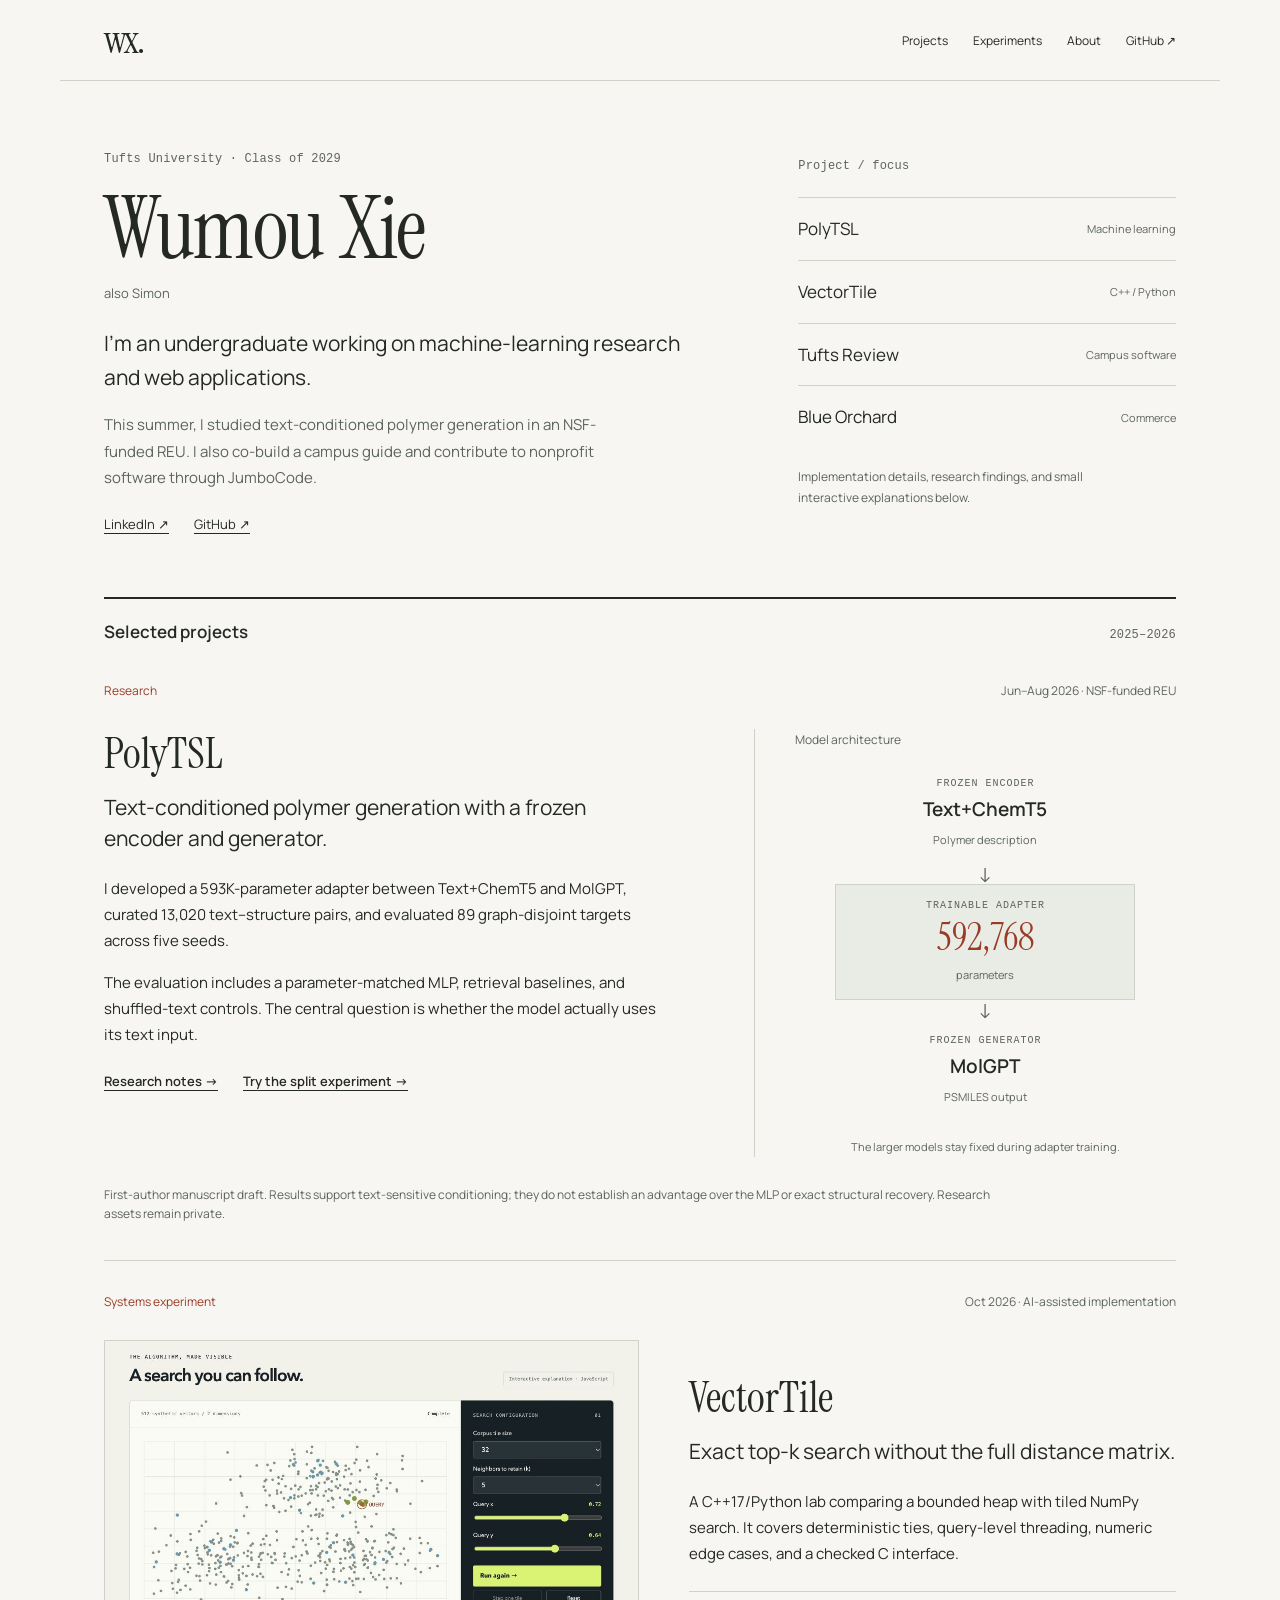
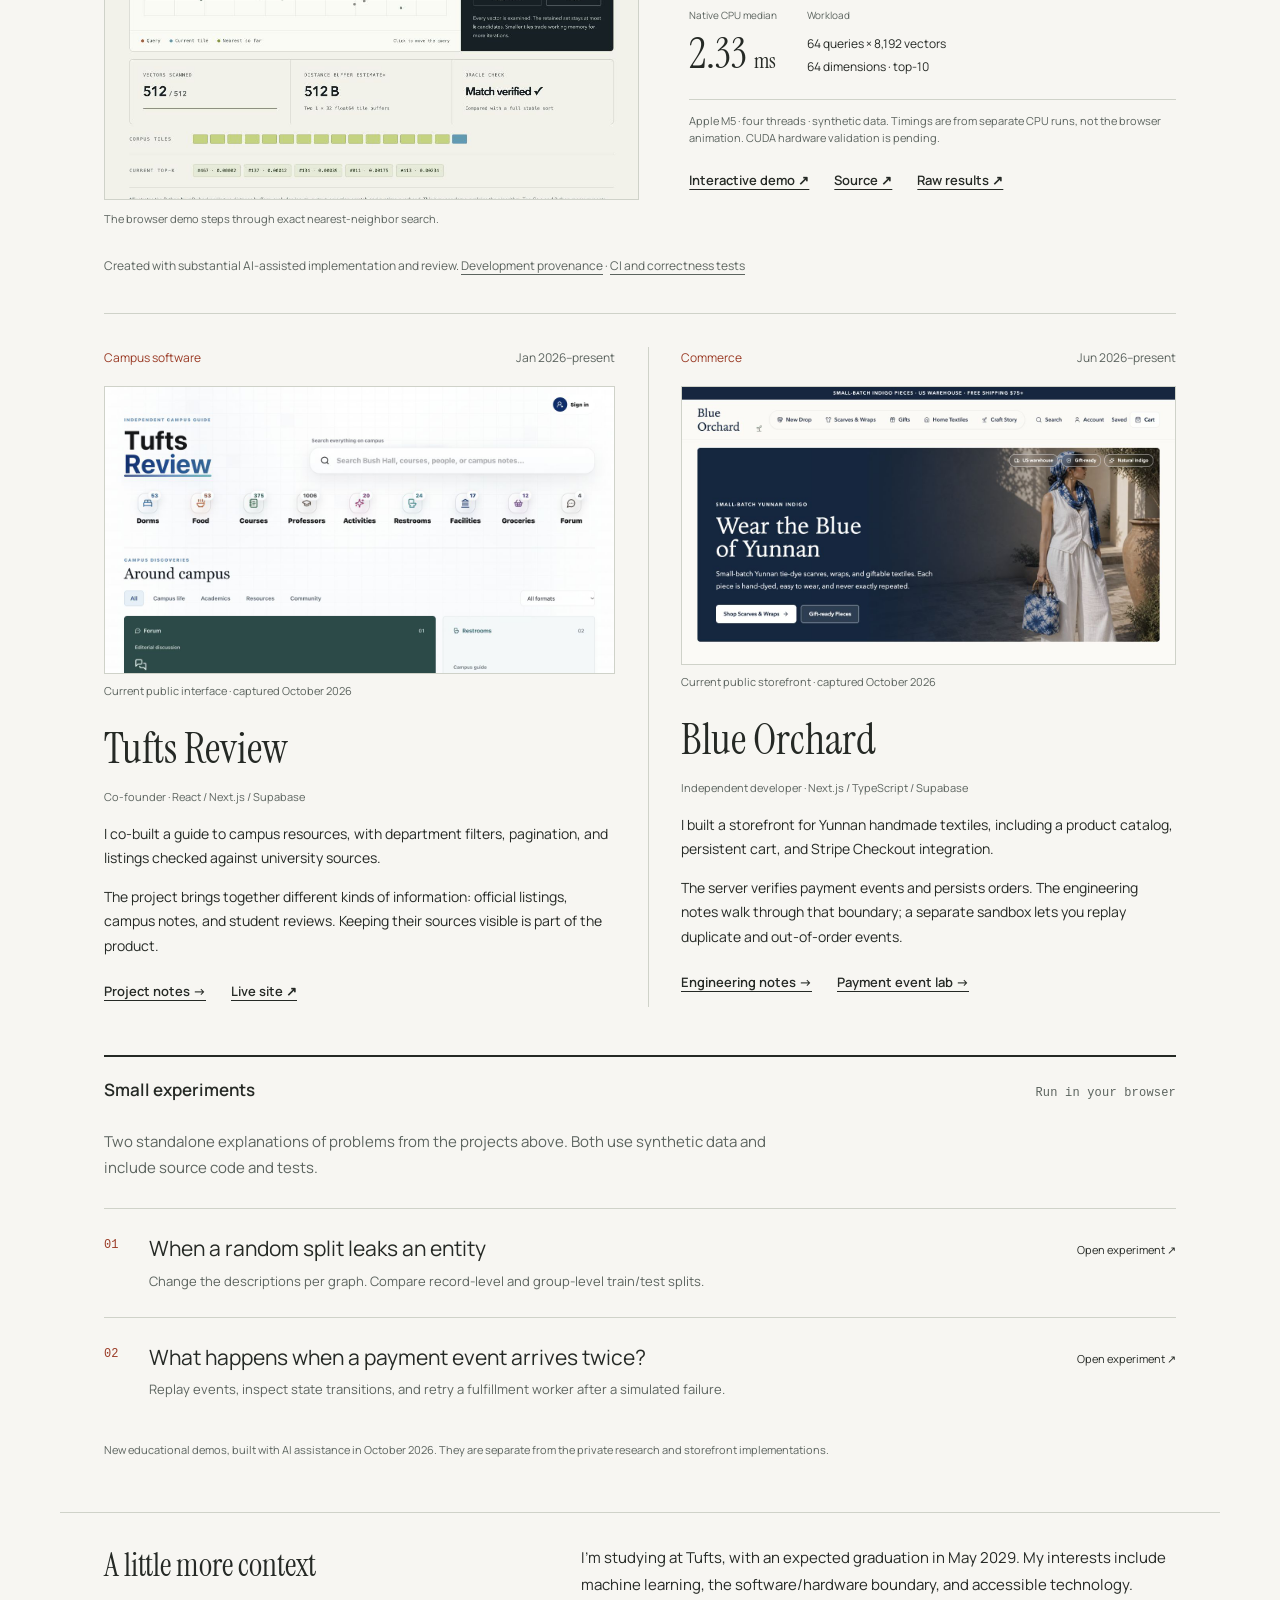
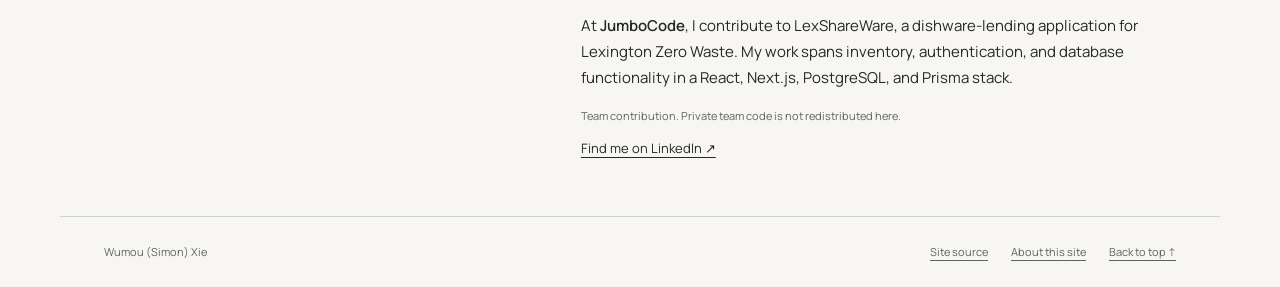
<file: site/index.html>
<!doctype html>
<html lang="en">
  <head>
    <meta charset="utf-8" />
    <meta name="viewport" content="width=device-width, initial-scale=1" />
    <meta
      name="description"
      content="Wumou (Simon) Xie, Tufts ’29. Polymer ML research, C++ vector search, and web applications. Project notes, source code and interactive experiments."
    />
    <meta name="theme-color" content="#f7f6f2" />
    <meta property="og:type" content="website" />
    <meta property="og:title" content="Wumou Xie — Projects & notes" />
    <meta
      property="og:description"
      content="Research, campus software, and experiments you can run."
    />
    <meta property="og:url" content="https://simonn777.github.io/Simonn777/" />
    <link rel="canonical" href="https://simonn777.github.io/Simonn777/" />
    <link rel="icon" href="assets/mark.svg" type="image/svg+xml" />
    <link rel="stylesheet" href="style.css" />
    <title>Wumou Xie — Projects & notes</title>
  </head>
  <body id="top">
    <a class="skip" href="#work">Skip to projects</a>
    <header class="site-header wrap">
      <a class="wordmark" href="#top">wx.</a>
      <nav aria-label="Main navigation">
        <a href="#work">Projects</a><a href="#experiments">Experiments</a
        ><a href="#about">About</a
        ><a href="https://github.com/Simonn777">GitHub ↗</a>
      </nav>
    </header>
    <main>
      <section class="intro wrap" aria-labelledby="name">
        <div>
          <p class="meta">Tufts University · Class of 2029</p>
          <h1 id="name">Wumou Xie<span class="also">also Simon</span></h1>
          <p class="bio">
            I’m an undergraduate working on machine-learning research and web
            applications.
          </p>
          <p class="intro-detail">
            This summer, I studied text-conditioned polymer generation in an
            NSF-funded REU. I also co-build a campus guide and contribute to
            nonprofit software through JumboCode.
          </p>
          <p class="inline-links">
            <a href="https://www.linkedin.com/in/simon-xie-2a03343b8/"
              >LinkedIn ↗</a
            ><a href="https://github.com/Simonn777">GitHub ↗</a>
          </p>
        </div>
        <aside class="project-index" aria-label="Project index">
          <p class="meta">Project / focus</p>
          <a href="#polytsl"
            ><span>PolyTSL</span><small>Machine learning</small></a
          ><a href="#vectortile"
            ><span>VectorTile</span><small>C++ / Python</small></a
          ><a href="#tufts-review"
            ><span>Tufts Review</span><small>Campus software</small></a
          ><a href="#blue-orchard"
            ><span>Blue Orchard</span><small>Commerce</small></a
          >
          <p class="index-note">
            Implementation details, research findings, and small interactive
            explanations below.
          </p>
        </aside>
      </section>
      <section class="wrap selected" id="work" aria-labelledby="work-heading">
        <div class="section-bar">
          <h2 id="work-heading">Selected projects</h2>
          <span class="meta">2025–2026</span>
        </div>
        <article
          class="research project"
          id="polytsl"
          aria-labelledby="poly-title"
        >
          <div class="project-label">
            <span>Research</span><span>Jun–Aug 2026 · NSF-funded REU</span>
          </div>
          <div class="research-grid">
            <div>
              <h3 id="poly-title">PolyTSL</h3>
              <p class="deck">
                Text-conditioned polymer generation with a frozen encoder and
                generator.
              </p>
              <p>
                I developed a 593K-parameter adapter between Text+ChemT5 and
                MolGPT, curated 13,020 text–structure pairs, and evaluated 89
                graph-disjoint targets across five seeds.
              </p>
              <p>
                The evaluation includes a parameter-matched MLP, retrieval
                baselines, and shuffled-text controls. The central question is
                whether the model actually uses its text input.
              </p>
              <div class="link-row">
                <a href="projects/polytsl.html">Research notes →</a
                ><a href="labs/graph-splits/">Try the split experiment →</a>
              </div>
            </div>
            <figure class="bridge-figure">
              <figcaption>Model architecture</figcaption>
              <div class="bridge">
                <div>
                  <small>FROZEN ENCODER</small><strong>Text+ChemT5</strong
                  ><span>Polymer description</span>
                </div>
                <span class="connector" aria-hidden="true">↓</span>
                <div class="trainable">
                  <small>TRAINABLE ADAPTER</small><strong>592,768</strong
                  ><span>parameters</span>
                </div>
                <span class="connector" aria-hidden="true">↓</span>
                <div>
                  <small>FROZEN GENERATOR</small><strong>MolGPT</strong
                  ><span>PSMILES output</span>
                </div>
              </div>
              <p>The larger models stay fixed during adapter training.</p>
            </figure>
          </div>
          <p class="project-note">
            First-author manuscript draft. Results support text-sensitive
            conditioning; they do not establish an advantage over the MLP or
            exact structural recovery. Research assets remain private.
          </p>
        </article>
        <article
          class="project vector"
          id="vectortile"
          aria-labelledby="vector-title"
        >
          <div class="project-label">
            <span>Systems experiment</span
            ><span>Oct 2026 · AI-assisted implementation</span>
          </div>
          <div class="vector-grid">
            <figure class="screen">
              <a href="https://simonn777.github.io/VectorTile/"
                ><img
                  src="assets/vectortile-demo.jpg"
                  width="1049"
                  height="901"
                  loading="lazy"
                  alt="VectorTile: query plot, search controls and nearest-neighbor results in the working browser demo."
              /></a>
              <figcaption>
                The browser demo steps through exact nearest-neighbor search.
              </figcaption>
            </figure>
            <div>
              <h3 id="vector-title">VectorTile</h3>
              <p class="deck">
                Exact top-k search without the full distance matrix.
              </p>
              <p>
                A C++17/Python lab comparing a bounded heap with tiled NumPy
                search. It covers deterministic ties, query-level threading,
                numeric edge cases, and a checked C interface.
              </p>
              <dl class="measurement">
                <div>
                  <dt>Native CPU median</dt>
                  <dd>2.33 <span>ms</span></dd>
                </div>
                <div>
                  <dt>Workload</dt>
                  <dd class="workload">
                    64 queries × 8,192 vectors<br />64 dimensions · top-10
                  </dd>
                </div>
              </dl>
              <p class="caption">
                Apple M5 · four threads · synthetic data. Timings are from
                separate CPU runs, not the browser animation. CUDA hardware
                validation is pending.
              </p>
              <div class="link-row">
                <a href="https://simonn777.github.io/VectorTile/"
                  >Interactive demo ↗</a
                ><a href="https://github.com/Simonn777/VectorTile">Source ↗</a
                ><a
                  href="https://github.com/Simonn777/VectorTile/blob/main/benchmarks/results/apple-m5-cpu.json"
                  >Raw results ↗</a
                >
              </div>
            </div>
          </div>
          <p class="project-note">
            Created with substantial AI-assisted implementation and review.
            <a
              href="https://github.com/Simonn777/VectorTile/blob/main/docs/DEVELOPMENT.md"
              >Development provenance</a
            >
            ·
            <a
              href="https://github.com/Simonn777/VectorTile/actions/workflows/ci.yml"
              >CI and correctness tests</a
            >
          </p>
        </article>
        <div class="applications">
          <article
            class="application"
            id="tufts-review"
            aria-labelledby="tufts-title"
          >
            <div class="project-label">
              <span>Campus software</span><span>Jan 2026–present</span>
            </div>
            <a class="screen-link" href="projects/tufts-review.html"
              ><img
                src="assets/tufts-review.jpg"
                width="1280"
                height="720"
                alt="Tufts Review's live campus guide with search and nine resource categories."
                loading="lazy"
            /></a>
            <p class="caption">
              Current public interface · captured October 2026
            </p>
            <h3 id="tufts-title">Tufts Review</h3>
            <p class="role">Co-founder · React / Next.js / Supabase</p>
            <p>
              I co-built a guide to campus resources, with department filters,
              pagination, and listings checked against university sources.
            </p>
            <p>
              The project brings together different kinds of information:
              official listings, campus notes, and student reviews. Keeping
              their sources visible is part of the product.
            </p>
            <div class="link-row">
              <a href="projects/tufts-review.html">Project notes →</a
              ><a href="https://tuftsreview.org">Live site ↗</a>
            </div>
          </article>
          <article
            class="application"
            id="blue-orchard"
            aria-labelledby="blue-title"
          >
            <div class="project-label">
              <span>Commerce</span><span>Jun 2026–present</span>
            </div>
            <a class="screen-link" href="projects/blue-orchard.html"
              ><img
                src="assets/blue-orchard.jpg"
                width="1280"
                height="720"
                alt="Blue Orchard's public storefront for small-batch Yunnan indigo textiles."
                loading="lazy"
            /></a>
            <p class="caption">
              Current public storefront · captured October 2026
            </p>
            <h3 id="blue-title">Blue Orchard</h3>
            <p class="role">
              Independent developer · Next.js / TypeScript / Supabase
            </p>
            <p>
              I built a storefront for Yunnan handmade textiles, including a
              product catalog, persistent cart, and Stripe Checkout integration.
            </p>
            <p>
              The server verifies payment events and persists orders. The
              engineering notes walk through that boundary; a separate sandbox
              lets you replay duplicate and out-of-order events.
            </p>
            <div class="link-row">
              <a href="projects/blue-orchard.html">Engineering notes →</a
              ><a href="labs/order-events/">Payment event lab →</a>
            </div>
          </article>
        </div>
      </section>
      <section
        class="experiments wrap"
        id="experiments"
        aria-labelledby="experiments-title"
      >
        <div class="section-bar">
          <h2 id="experiments-title">Small experiments</h2>
          <span class="meta">Run in your browser</span>
        </div>
        <p class="section-intro">
          Two standalone explanations of problems from the projects above. Both
          use synthetic data and include source code and tests.
        </p>
        <a class="experiment-row" href="labs/graph-splits/"
          ><span class="experiment-id">01</span>
          <div>
            <h3>When a random split leaks an entity</h3>
            <p>
              Change the descriptions per graph. Compare record-level and
              group-level train/test splits.
            </p>
          </div>
          <span class="experiment-open">Open experiment ↗</span></a
        ><a class="experiment-row" href="labs/order-events/"
          ><span class="experiment-id">02</span>
          <div>
            <h3>What happens when a payment event arrives twice?</h3>
            <p>
              Replay events, inspect state transitions, and retry a fulfillment
              worker after a simulated failure.
            </p>
          </div>
          <span class="experiment-open">Open experiment ↗</span></a
        >
        <p class="caption">
          New educational demos, built with AI assistance in October 2026. They
          are separate from the private research and storefront implementations.
        </p>
      </section>
      <section class="about wrap" id="about" aria-labelledby="about-heading">
        <h2 id="about-heading">A little more context</h2>
        <div>
          <p>
            I’m studying at Tufts, with an expected graduation in May 2029. My
            interests include machine learning, the software/hardware boundary,
            and accessible technology.
          </p>
          <p>
            At <strong>JumboCode</strong>, I contribute to LexShareWare, a
            dishware-lending application for Lexington Zero Waste. My work spans
            inventory, authentication, and database functionality in a React,
            Next.js, PostgreSQL, and Prisma stack.
          </p>
          <p class="caption">
            Team contribution. Private team code is not redistributed here.
          </p>
          <a href="https://www.linkedin.com/in/simon-xie-2a03343b8/"
            >Find me on LinkedIn ↗</a
          >
        </div>
      </section>
    </main>
    <footer class="wrap">
      <span>Wumou (Simon) Xie</span>
      <div>
        <a href="https://github.com/Simonn777/Simonn777/tree/main/site"
          >Site source</a
        ><a
          href="https://github.com/Simonn777/Simonn777/blob/main/docs/portfolio.md"
          >About this site</a
        ><a href="#top">Back to top ↑</a>
      </div>
    </footer>
  </body>
</html>
</file>
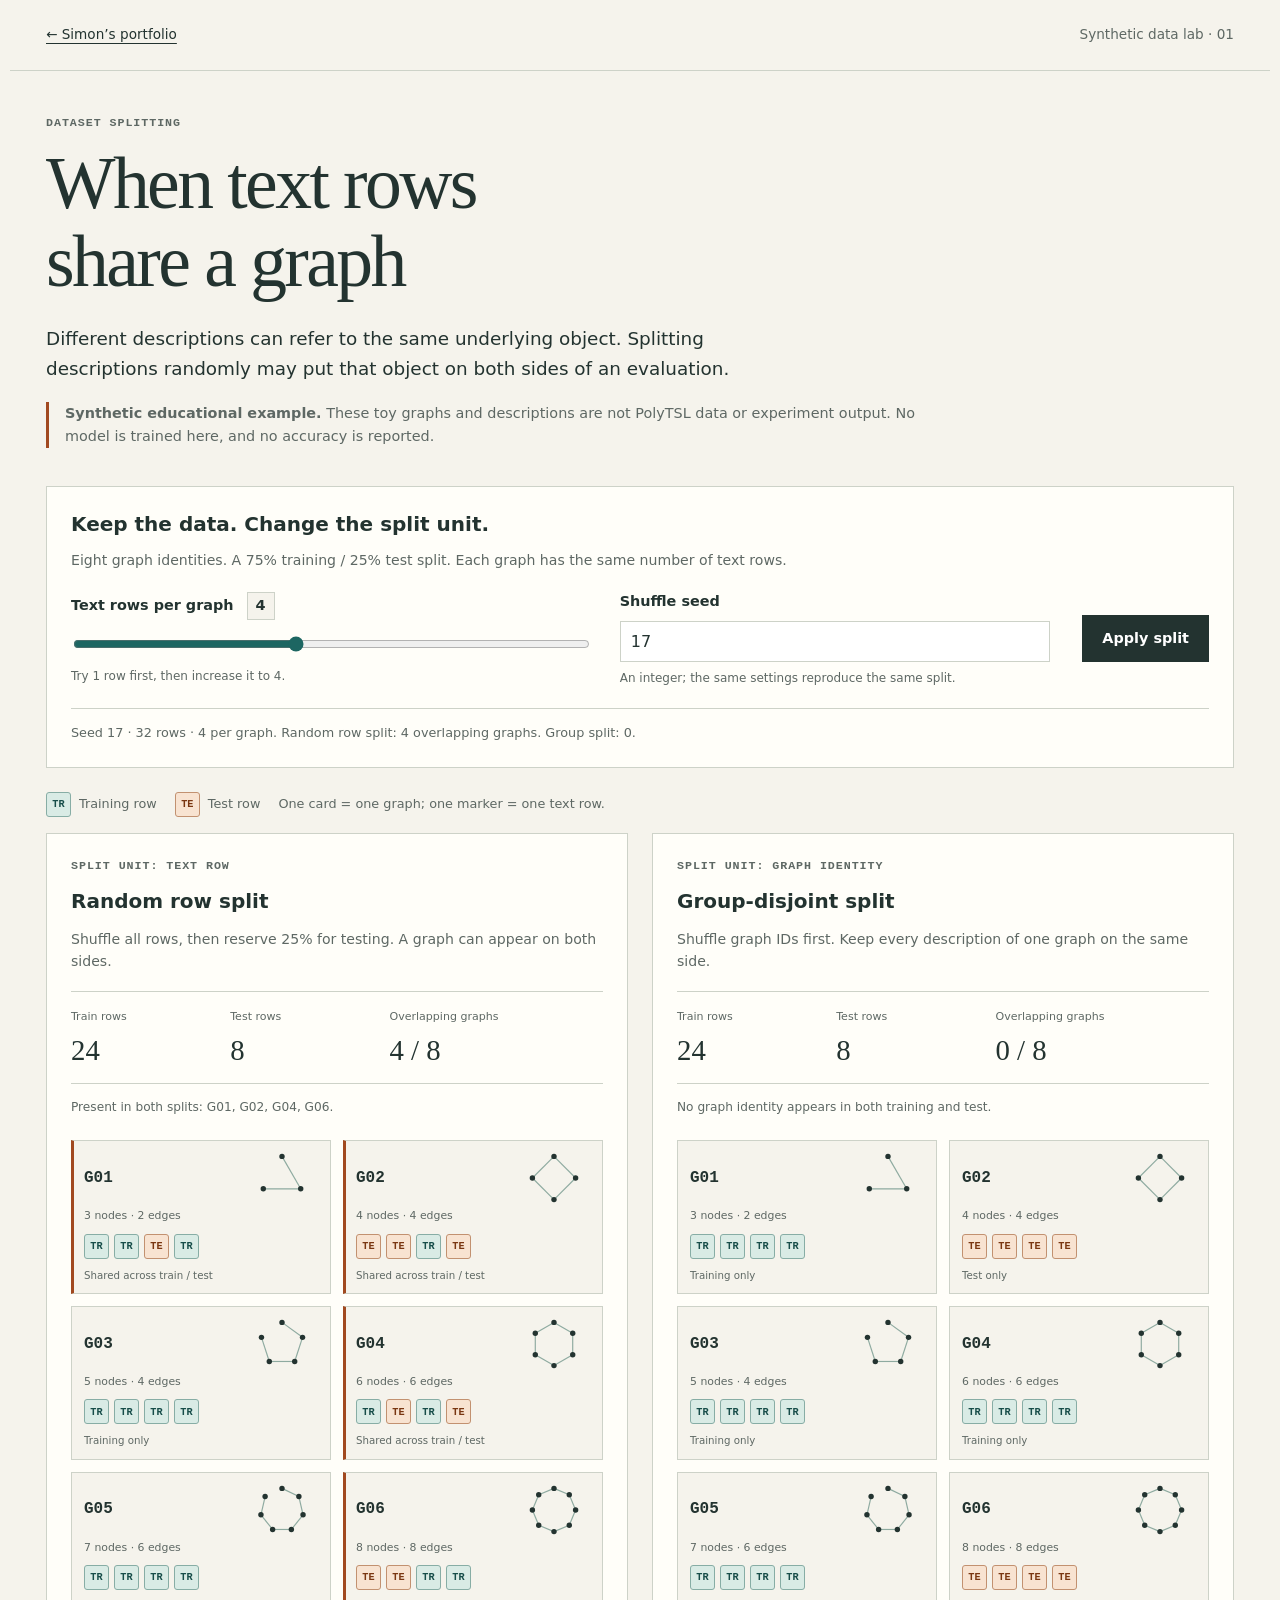
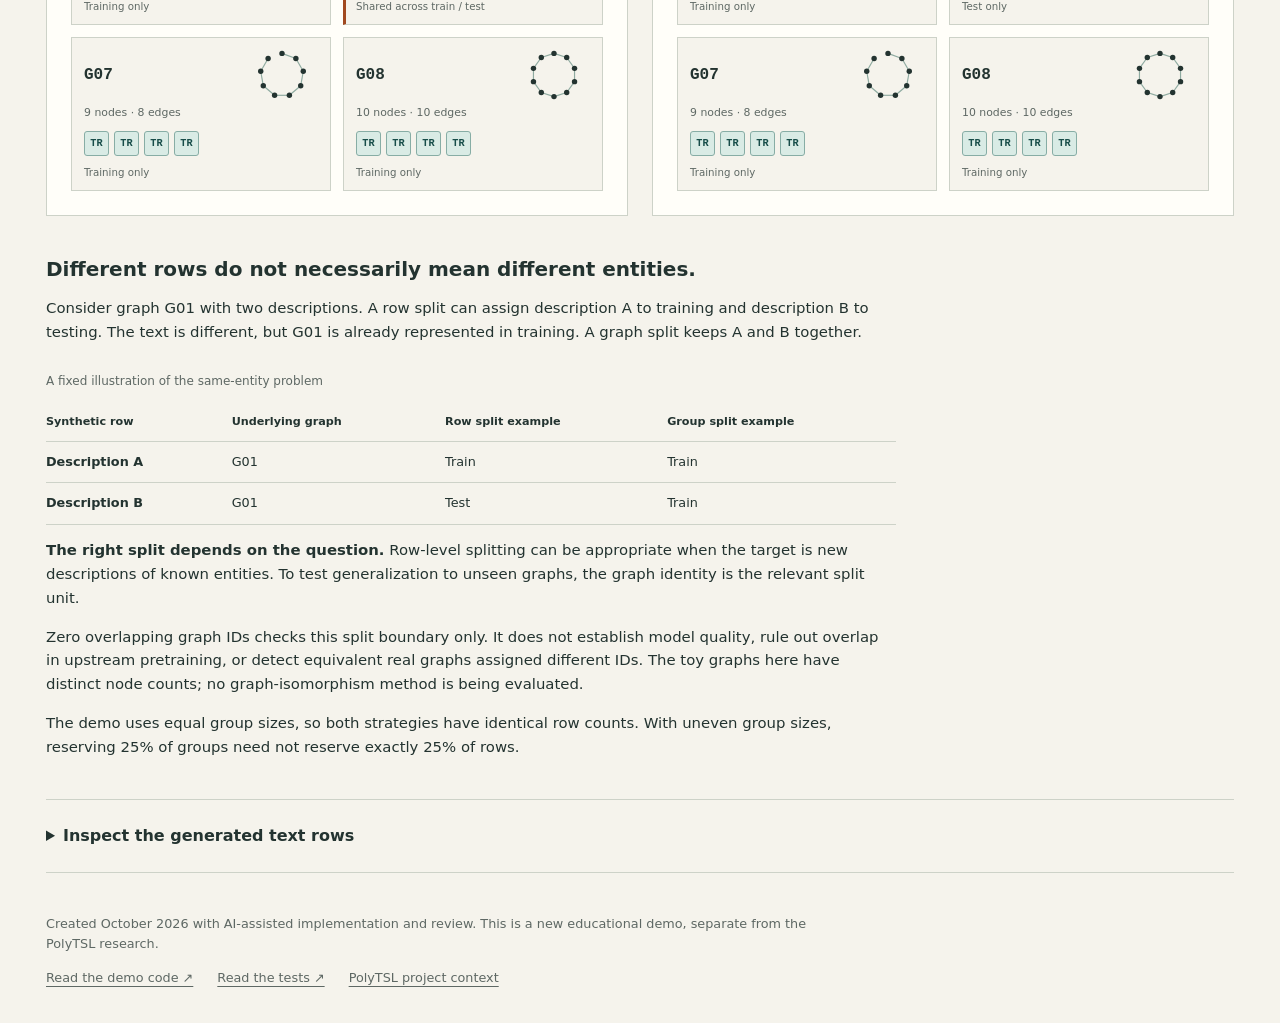
<file: site/labs/graph-splits/index.html>
<!doctype html>
<html lang="en">
  <head>
    <meta charset="utf-8" />
    <meta name="viewport" content="width=device-width, initial-scale=1" />
    <meta
      name="description"
      content="A synthetic-data explainer comparing random row splits with group-disjoint graph splits. No research data or model scores."
    />
    <title>When text rows share a graph · Simon Xie</title>
    <link rel="stylesheet" href="style.css" />
    <script type="module" src="app.mjs"></script>
  </head>
  <body>
    <a class="skip" href="#controls">Skip to split controls</a>
    <header class="wrap">
      <a href="../../">← Simon’s portfolio</a
      ><span>Synthetic data lab · 01</span>
    </header>
    <main class="wrap">
      <section class="intro" aria-labelledby="title">
        <p class="eyebrow">Dataset splitting</p>
        <h1 id="title">When text rows<br />share a graph</h1>
        <p class="lead">
          Different descriptions can refer to the same underlying object.
          Splitting descriptions randomly may put that object on both sides of
          an evaluation.
        </p>
        <p class="disclosure">
          <strong>Synthetic educational example.</strong> These toy graphs and
          descriptions are not PolyTSL data or experiment output. No model is
          trained here, and no accuracy is reported.
        </p>
      </section>

      <form id="split-form" class="controls" aria-labelledby="controls-title">
        <h2 id="controls-title">Keep the data. Change the split unit.</h2>
        <p>
          Eight graph identities. A 75% training / 25% test split. Each graph
          has the same number of text rows.
        </p>
        <fieldset id="controls" disabled>
          <legend class="visually-hidden">
            Synthetic dataset and split settings
          </legend>
          <div class="control">
            <label for="records"
              >Text rows per graph
              <output id="records-value" for="records">4</output></label
            >
            <input
              id="records"
              name="records"
              type="range"
              min="1"
              max="8"
              step="1"
              value="4"
              aria-describedby="records-help"
            />
            <small id="records-help"
              >Try 1 row first, then increase it to 4.</small
            >
          </div>
          <div class="control">
            <label for="seed">Shuffle seed</label>
            <input
              id="seed"
              name="seed"
              type="number"
              min="0"
              max="4294967295"
              step="1"
              value="17"
              required
              aria-describedby="seed-help"
            />
            <small id="seed-help"
              >An integer; the same settings reproduce the same split.</small
            >
          </div>
          <button type="submit">Apply split</button>
        </fieldset>
        <p id="status" class="status" role="status" aria-live="polite">
          The interactive comparison loads when JavaScript is available.
        </p>
        <p id="error" role="alert" hidden></p>
      </form>

      <noscript
        ><p class="disclosure">
          JavaScript is disabled, so the controls are unavailable. The
          explanation and fixed example below still show how row-level splitting
          can share an entity across train and test.
        </p></noscript
      >

      <div class="legend" aria-label="Assignment legend">
        <span><b class="marker train">TR</b> Training row</span
        ><span><b class="marker test">TE</b> Test row</span
        ><span>One card = one graph; one marker = one text row.</span>
      </div>
      <section class="comparison" aria-label="Comparison of split strategies">
        <article id="row-panel" class="panel" aria-labelledby="row-title">
          <div class="panel-head">
            <p class="eyebrow">Split unit: text row</p>
            <h2 id="row-title">Random row split</h2>
            <p>
              Shuffle all rows, then reserve 25% for testing. A graph can appear
              on both sides.
            </p>
          </div>
          <dl class="metrics">
            <div>
              <dt>Train rows</dt>
              <dd id="row-train">—</dd>
            </div>
            <div>
              <dt>Test rows</dt>
              <dd id="row-test">—</dd>
            </div>
            <div>
              <dt>Overlapping graphs</dt>
              <dd id="row-overlap">—</dd>
            </div>
          </dl>
          <p id="row-detail" class="detail">
            Graph assignments will appear here.
          </p>
          <div id="row-cards" class="cards"></div>
        </article>
        <article id="group-panel" class="panel" aria-labelledby="group-title">
          <div class="panel-head">
            <p class="eyebrow">Split unit: graph identity</p>
            <h2 id="group-title">Group-disjoint split</h2>
            <p>
              Shuffle graph IDs first. Keep every description of one graph on
              the same side.
            </p>
          </div>
          <dl class="metrics">
            <div>
              <dt>Train rows</dt>
              <dd id="group-train">—</dd>
            </div>
            <div>
              <dt>Test rows</dt>
              <dd id="group-test">—</dd>
            </div>
            <div>
              <dt>Overlapping graphs</dt>
              <dd id="group-overlap">—</dd>
            </div>
          </dl>
          <p id="group-detail" class="detail">
            Graph assignments will appear here.
          </p>
          <div id="group-cards" class="cards"></div>
        </article>
      </section>

      <section class="explanation" aria-labelledby="meaning-title">
        <h2 id="meaning-title">
          Different rows do not necessarily mean different entities.
        </h2>
        <p>
          Consider graph G01 with two descriptions. A row split can assign
          description A to training and description B to testing. The text is
          different, but G01 is already represented in training. A graph split
          keeps A and B together.
        </p>
        <div class="table-scroll">
          <table>
            <caption>
              A fixed illustration of the same-entity problem
            </caption>
            <thead>
              <tr>
                <th scope="col">Synthetic row</th>
                <th scope="col">Underlying graph</th>
                <th scope="col">Row split example</th>
                <th scope="col">Group split example</th>
              </tr>
            </thead>
            <tbody>
              <tr>
                <th scope="row">Description A</th>
                <td>G01</td>
                <td>Train</td>
                <td>Train</td>
              </tr>
              <tr>
                <th scope="row">Description B</th>
                <td>G01</td>
                <td>Test</td>
                <td>Train</td>
              </tr>
            </tbody>
          </table>
        </div>
        <p>
          <strong>The right split depends on the question.</strong> Row-level
          splitting can be appropriate when the target is new descriptions of
          known entities. To test generalization to unseen graphs, the graph
          identity is the relevant split unit.
        </p>
        <p>
          Zero overlapping graph IDs checks this split boundary only. It does
          not establish model quality, rule out overlap in upstream pretraining,
          or detect equivalent real graphs assigned different IDs. The toy
          graphs here have distinct node counts; no graph-isomorphism method is
          being evaluated.
        </p>
        <p>
          The demo uses equal group sizes, so both strategies have identical row
          counts. With uneven group sizes, reserving 25% of groups need not
          reserve exactly 25% of rows.
        </p>
      </section>

      <details class="dataset">
        <summary>Inspect the generated text rows</summary>
        <p>
          Every row below was generated in your browser from the settings above.
          Repeated wordings intentionally share a graph identity.
        </p>
        <div class="table-scroll">
          <table>
            <caption id="dataset-caption">
              Synthetic dataset
            </caption>
            <thead>
              <tr>
                <th scope="col">Row ID</th>
                <th scope="col">Graph ID</th>
                <th scope="col">Toy description</th>
              </tr>
            </thead>
            <tbody id="dataset-body"></tbody>
          </table>
        </div>
      </details>
      <footer>
        <p>
          Created October 2026 with AI-assisted implementation and review. This
          is a new educational demo, separate from the PolyTSL research.
        </p>
        <nav aria-label="Further reading">
          <a
            href="https://github.com/Simonn777/Simonn777/tree/main/site/labs/graph-splits"
            >Read the demo code ↗</a
          ><a
            href="https://github.com/Simonn777/Simonn777/blob/main/tests/graph-splits.test.mjs"
            >Read the tests ↗</a
          ><a href="../../#polytsl">PolyTSL project context</a>
        </nav>
      </footer>
    </main>
  </body>
</html>
</file>
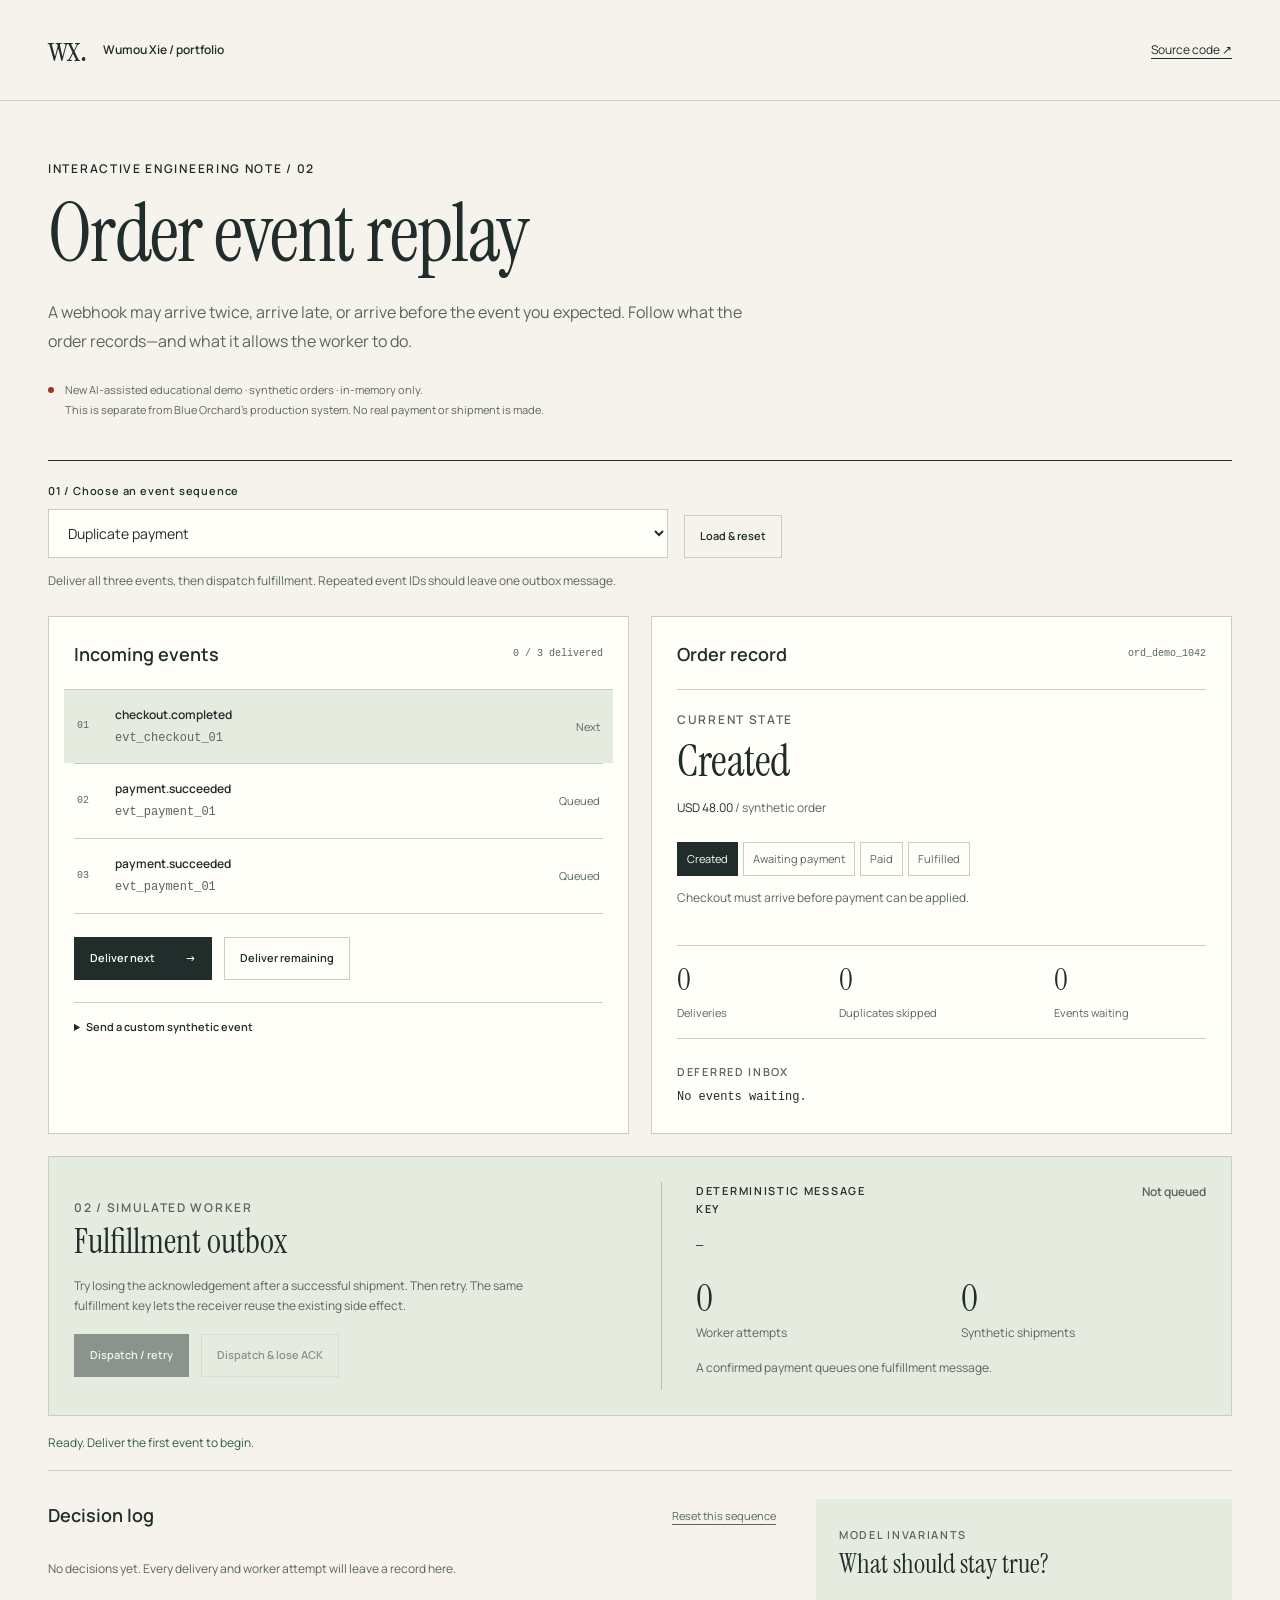
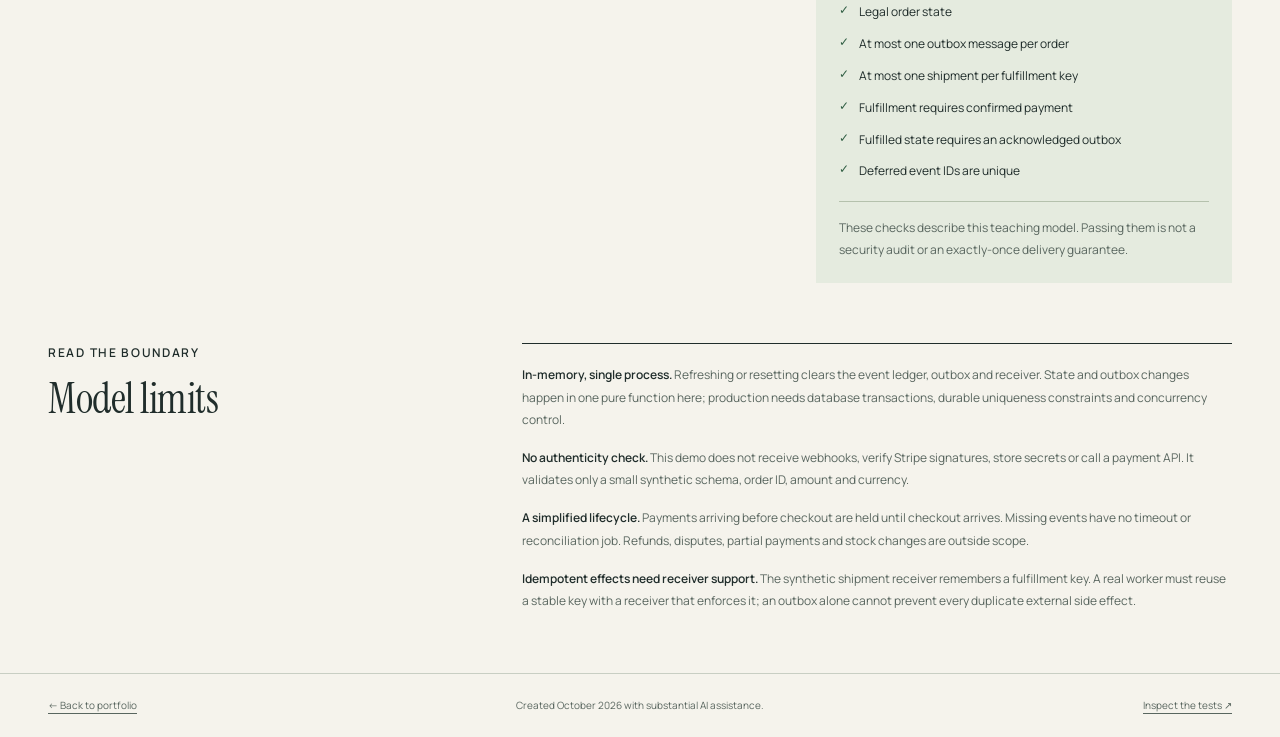
<file: site/labs/order-events/index.html>
<!doctype html>
<html lang="en">
  <head>
    <meta charset="utf-8" />
    <meta name="viewport" content="width=device-width, initial-scale=1" />
    <meta
      name="description"
      content="An interactive, synthetic order-event replay lab: duplicate webhooks, out-of-order delivery, order-state guards and an idempotent fulfillment outbox."
    />
    <meta name="theme-color" content="#f5f3ec" />
    <title>Order event replay · Wumou Xie</title>
    <link rel="icon" href="../../assets/mark.svg" type="image/svg+xml" />
    <link rel="stylesheet" href="style.css" />
    <script type="module" src="app.mjs"></script>
  </head>
  <body>
    <a class="skip" href="#lab">Skip to replay controls</a>
    <header class="page-header wrap">
      <a class="home" href="../../">wx. <span>Wumou Xie / portfolio</span></a
      ><a
        href="https://github.com/Simonn777/Simonn777/tree/main/site/labs/order-events"
        >Source code ↗</a
      >
    </header>
    <main>
      <section class="intro wrap" aria-labelledby="title">
        <p class="eyebrow">Interactive engineering note / 02</p>
        <h1 id="title">Order event replay</h1>
        <p class="deck">
          A webhook may arrive twice, arrive late, or arrive before the event
          you expected. Follow what the order records—and what it allows the
          worker to do.
        </p>
        <div class="disclosure">
          <span class="dot" aria-hidden="true"></span>
          <p>
            New AI-assisted educational demo · synthetic orders · in-memory
            only.<br />This is separate from Blue Orchard’s production system.
            No real payment or shipment is made.
          </p>
        </div>
      </section>
      <section
        id="lab"
        class="wrap lab"
        aria-label="Order event replay laboratory"
      >
        <div class="scenario-bar">
          <div class="scenario-input">
            <label for="scenario">01 / Choose an event sequence</label
            ><select id="scenario"></select>
          </div>
          <button id="load" class="quiet-button">Load &amp; reset</button>
        </div>
        <p id="scenario-note" class="scenario-note"></p>
        <div class="lab-grid">
          <section class="inbox panel" aria-labelledby="inbox-title">
            <div class="panel-head">
              <h2 id="inbox-title">Incoming events</h2>
              <span id="queue-count" class="mono">0 / 0 delivered</span>
            </div>
            <ol id="queue" class="event-queue"></ol>
            <div class="controls">
              <button id="next" class="primary">
                Deliver next <span aria-hidden="true">→</span></button
              ><button id="all" class="quiet-button">Deliver remaining</button>
            </div>
            <details class="custom">
              <summary>Send a custom synthetic event</summary>
              <label for="payload">Event JSON</label
              ><textarea
                id="payload"
                rows="7"
                maxlength="8000"
                spellcheck="false"
              >
{
  "id": "evt_custom_01",
  "type": "payment.succeeded",
  "orderId": "ord_demo_1042",
  "amountCents": 4800,
  "currency": "USD"
}</textarea
              ><button id="send" class="quiet-button">Deliver JSON</button>
              <p>
                Supported types: <code>checkout.completed</code>,
                <code>payment.succeeded</code>, <code>order.cancelled</code>.
                These are simplified event names, not a Stripe payload schema.
              </p>
            </details>
          </section>
          <section class="order panel" aria-labelledby="order-title">
            <div class="panel-head">
              <h2 id="order-title">Order record</h2>
              <span class="mono">ord_demo_1042</span>
            </div>
            <div class="order-main">
              <span class="eyebrow">Current state</span
              ><strong id="order-status">created</strong
              ><span class="order-amount"
                >USD 48.00 <span>/ synthetic order</span></span
              >
            </div>
            <ol class="state-flow" aria-label="Normal order-state path">
              <li data-state="created">Created</li>
              <li data-state="awaiting_payment">Awaiting payment</li>
              <li data-state="paid">Paid</li>
              <li data-state="fulfilled">Fulfilled</li>
            </ol>
            <p id="state-note" class="state-note">
              Checkout must arrive before payment can be applied.
            </p>
            <div class="counters">
              <div>
                <strong id="deliveries">0</strong><span>Deliveries</span>
              </div>
              <div>
                <strong id="duplicates">0</strong
                ><span>Duplicates skipped</span>
              </div>
              <div>
                <strong id="deferred">0</strong><span>Events waiting</span>
              </div>
            </div>
            <div class="pending">
              <span class="eyebrow">Deferred inbox</span>
              <p id="deferred-list">No events waiting.</p>
            </div>
          </section>
        </div>
        <section class="worker panel" aria-labelledby="worker-title">
          <div class="worker-copy">
            <span class="eyebrow">02 / Simulated worker</span>
            <h2 id="worker-title">Fulfillment outbox</h2>
            <p>
              Try losing the acknowledgement after a successful shipment. Then
              retry. The same fulfillment key lets the receiver reuse the
              existing side effect.
            </p>
            <div class="controls">
              <button id="dispatch" class="primary">Dispatch / retry</button
              ><button id="lose-ack" class="quiet-button">
                Dispatch &amp; lose ACK
              </button>
            </div>
          </div>
          <div class="outbox-record">
            <div class="outbox-heading">
              <span class="eyebrow">Deterministic message key</span
              ><strong id="outbox-status">Not queued</strong>
            </div>
            <code id="outbox-key">—</code>
            <div class="outbox-metrics">
              <div>
                <strong id="attempts">0</strong><span>Worker attempts</span>
              </div>
              <div>
                <strong id="shipments">0</strong
                ><span>Synthetic shipments</span>
              </div>
            </div>
            <p id="worker-note">
              A confirmed payment queues one fulfillment message.
            </p>
          </div>
        </section>
        <p
          id="announcement"
          class="announcement"
          role="status"
          aria-live="polite"
          aria-atomic="true"
        >
          Ready. Deliver the first event to begin.
        </p>
        <div class="record-grid">
          <section class="journal" aria-labelledby="journal-title">
            <div class="panel-head">
              <h2 id="journal-title">Decision log</h2>
              <button id="reset" class="text-button">
                Reset this sequence
              </button>
            </div>
            <ol
              id="journal"
              class="journal-list"
              tabindex="0"
              aria-label="Decision log, newest first"
            >
              <li class="empty">
                No decisions yet. Every delivery and worker attempt will leave a
                record here.
              </li>
            </ol>
          </section>
          <aside class="checks" aria-labelledby="checks-title">
            <span class="eyebrow">Model invariants</span>
            <h2 id="checks-title">What should stay true?</h2>
            <ul id="checks"></ul>
            <p>
              These checks describe this teaching model. Passing them is not a
              security audit or an exactly-once delivery guarantee.
            </p>
          </aside>
        </div>
      </section>
      <section class="notes wrap" aria-labelledby="notes-title">
        <div>
          <p class="eyebrow">Read the boundary</p>
          <h2 id="notes-title">Model limits</h2>
        </div>
        <div class="limits">
          <p>
            <strong>In-memory, single process.</strong> Refreshing or resetting
            clears the event ledger, outbox and receiver. State and outbox
            changes happen in one pure function here; production needs database
            transactions, durable uniqueness constraints and concurrency
            control.
          </p>
          <p>
            <strong>No authenticity check.</strong> This demo does not receive
            webhooks, verify Stripe signatures, store secrets or call a payment
            API. It validates only a small synthetic schema, order ID, amount
            and currency.
          </p>
          <p>
            <strong>A simplified lifecycle.</strong> Payments arriving before
            checkout are held until checkout arrives. Missing events have no
            timeout or reconciliation job. Refunds, disputes, partial payments
            and stock changes are outside scope.
          </p>
          <p>
            <strong>Idempotent effects need receiver support.</strong> The
            synthetic shipment receiver remembers a fulfillment key. A real
            worker must reuse a stable key with a receiver that enforces it; an
            outbox alone cannot prevent every duplicate external side effect.
          </p>
        </div>
      </section>
    </main>
    <footer class="wrap">
      <a href="../../">← Back to portfolio</a
      ><span>Created October 2026 with substantial AI assistance.</span
      ><a
        href="https://github.com/Simonn777/Simonn777/blob/main/tests/order-events.test.mjs"
        >Inspect the tests ↗</a
      >
    </footer>
  </body>
</html>
</file>
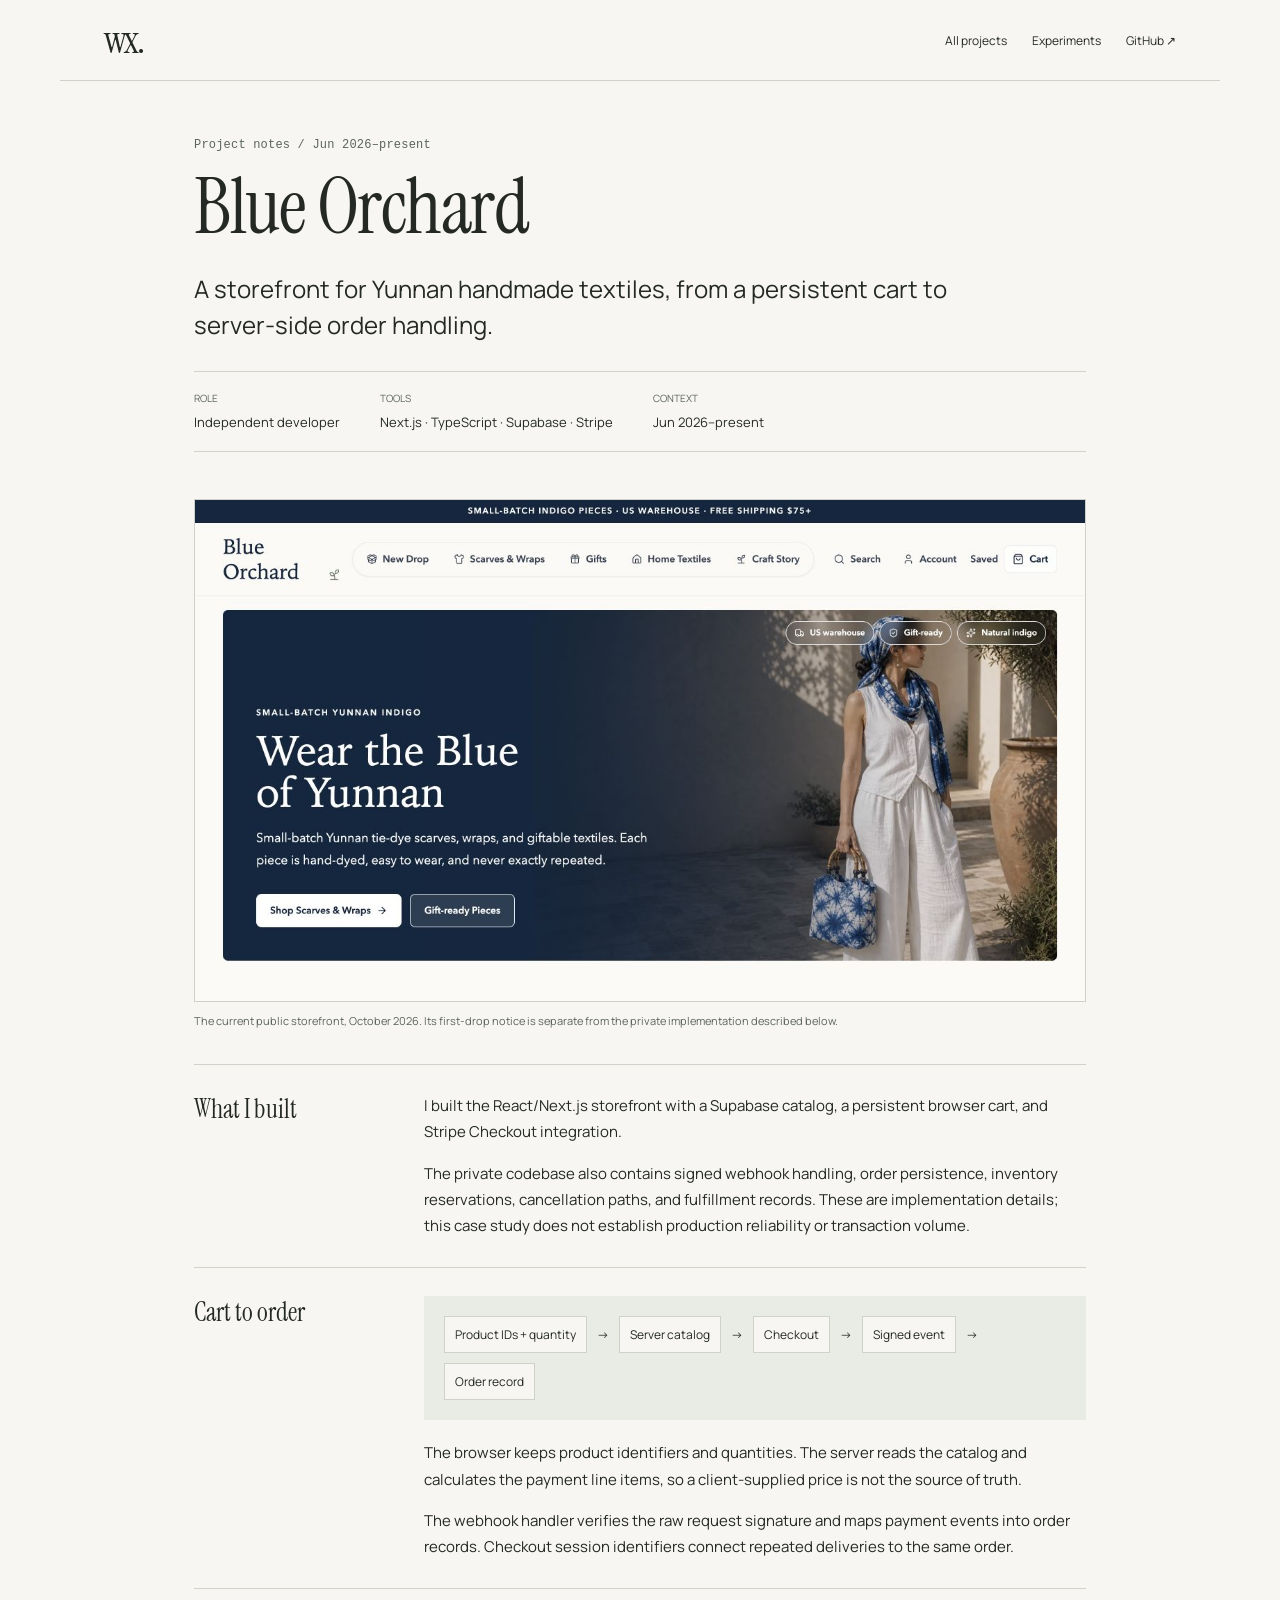
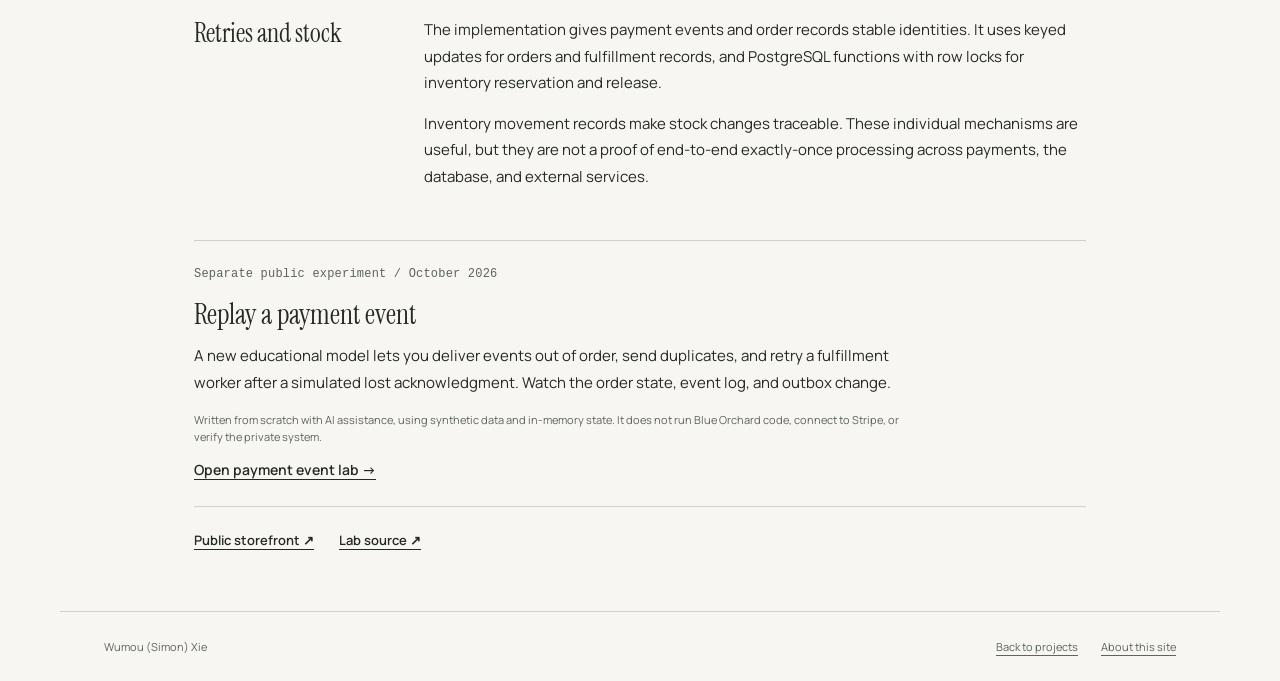
<file: site/projects/blue-orchard.html>
<!doctype html>
<html lang="en">
  <head>
    <meta charset="utf-8" />
    <meta name="viewport" content="width=device-width,initial-scale=1" />
    <meta
      name="description"
      content="A storefront for Yunnan handmade textiles, from a persistent cart to server-side order handling."
    />
    <link rel="stylesheet" href="../style.css" />
    <link rel="icon" href="../assets/mark.svg" type="image/svg+xml" />
    <link
      rel="canonical"
      href="https://simonn777.github.io/Simonn777/projects/blue-orchard.html"
    />
    <title>Blue Orchard — Wumou Xie</title>
  </head>
  <body id="top">
    <a class="skip" href="#notes">Skip to project notes</a>
    <header class="site-header wrap">
      <a class="wordmark" href="../" aria-label="Wumou Xie home">wx.</a>
      <nav aria-label="Main navigation">
        <a href="../#work">All projects</a
        ><a href="../#experiments">Experiments</a
        ><a href="https://github.com/Simonn777">GitHub ↗</a>
      </nav>
    </header>
    <main>
      <section class="case-head wrap">
        <p class="meta">Project notes / Jun 2026–present</p>
        <h1>Blue Orchard</h1>
        <p class="deck">
          A storefront for Yunnan handmade textiles, from a persistent cart to
          server-side order handling.
        </p>
        <dl class="case-facts">
          <div>
            <dt>ROLE</dt>
            <dd>Independent developer</dd>
          </div>
          <div>
            <dt>TOOLS</dt>
            <dd>Next.js · TypeScript · Supabase · Stripe</dd>
          </div>
          <div>
            <dt>CONTEXT</dt>
            <dd>Jun 2026–present</dd>
          </div>
        </dl>
      </section>
      <div class="case-content wrap" id="notes">
        <figure>
          <a href="https://blue-orchard.net"
            ><img
              src="../assets/blue-orchard.jpg"
              width="1280"
              height="720"
              alt="Blue Orchard's public storefront showing Yunnan indigo scarves and textile categories."
          /></a>
          <figcaption>
            The current public storefront, October 2026. Its first-drop notice
            is separate from the private implementation described below.
          </figcaption>
        </figure>
        <section class="case-section">
          <h2>What I built</h2>
          <div>
            <p>
              I built the React/Next.js storefront with a Supabase catalog, a
              persistent browser cart, and Stripe Checkout integration.
            </p>
            <p>
              The private codebase also contains signed webhook handling, order
              persistence, inventory reservations, cancellation paths, and
              fulfillment records. These are implementation details; this case
              study does not establish production reliability or transaction
              volume.
            </p>
          </div>
        </section>
        <section class="case-section">
          <h2>Cart to order</h2>
          <div>
            <div
              class="technical-flow"
              aria-label="Cart product IDs and quantities flow to server catalog prices, then Stripe Checkout, then signed events and order records"
            >
              <span>Product IDs + quantity</span>→<span>Server catalog</span
              >→<span>Checkout</span>→<span>Signed event</span>→<span
                >Order record</span
              >
            </div>
            <p>
              The browser keeps product identifiers and quantities. The server
              reads the catalog and calculates the payment line items, so a
              client-supplied price is not the source of truth.
            </p>
            <p>
              The webhook handler verifies the raw request signature and maps
              payment events into order records. Checkout session identifiers
              connect repeated deliveries to the same order.
            </p>
          </div>
        </section>
        <section class="case-section">
          <h2>Retries and stock</h2>
          <div>
            <p>
              The implementation gives payment events and order records stable
              identities. It uses keyed updates for orders and fulfillment
              records, and PostgreSQL functions with row locks for inventory
              reservation and release.
            </p>
            <p>
              Inventory movement records make stock changes traceable. These
              individual mechanisms are useful, but they are not a proof of
              end-to-end exactly-once processing across payments, the database,
              and external services.
            </p>
          </div>
        </section>
        <aside class="experiment-callout">
          <p class="meta">Separate public experiment / October 2026</p>
          <h2>Replay a payment event</h2>
          <p>
            A new educational model lets you deliver events out of order, send
            duplicates, and retry a fulfillment worker after a simulated lost
            acknowledgment. Watch the order state, event log, and outbox change.
          </p>
          <p class="caption">
            Written from scratch with AI assistance, using synthetic data and
            in-memory state. It does not run Blue Orchard code, connect to
            Stripe, or verify the private system.
          </p>
          <a href="../labs/order-events/">Open payment event lab →</a>
        </aside>
        <div class="link-row">
          <a href="https://blue-orchard.net">Public storefront ↗</a
          ><a
            href="https://github.com/Simonn777/Simonn777/tree/main/site/labs/order-events"
            >Lab source ↗</a
          >
        </div>
      </div>
    </main>
    <footer class="wrap">
      <span>Wumou (Simon) Xie</span>
      <div>
        <a href="../">Back to projects</a
        ><a
          href="https://github.com/Simonn777/Simonn777/blob/main/docs/portfolio.md"
          >About this site</a
        >
      </div>
    </footer>
  </body>
</html>
</file>
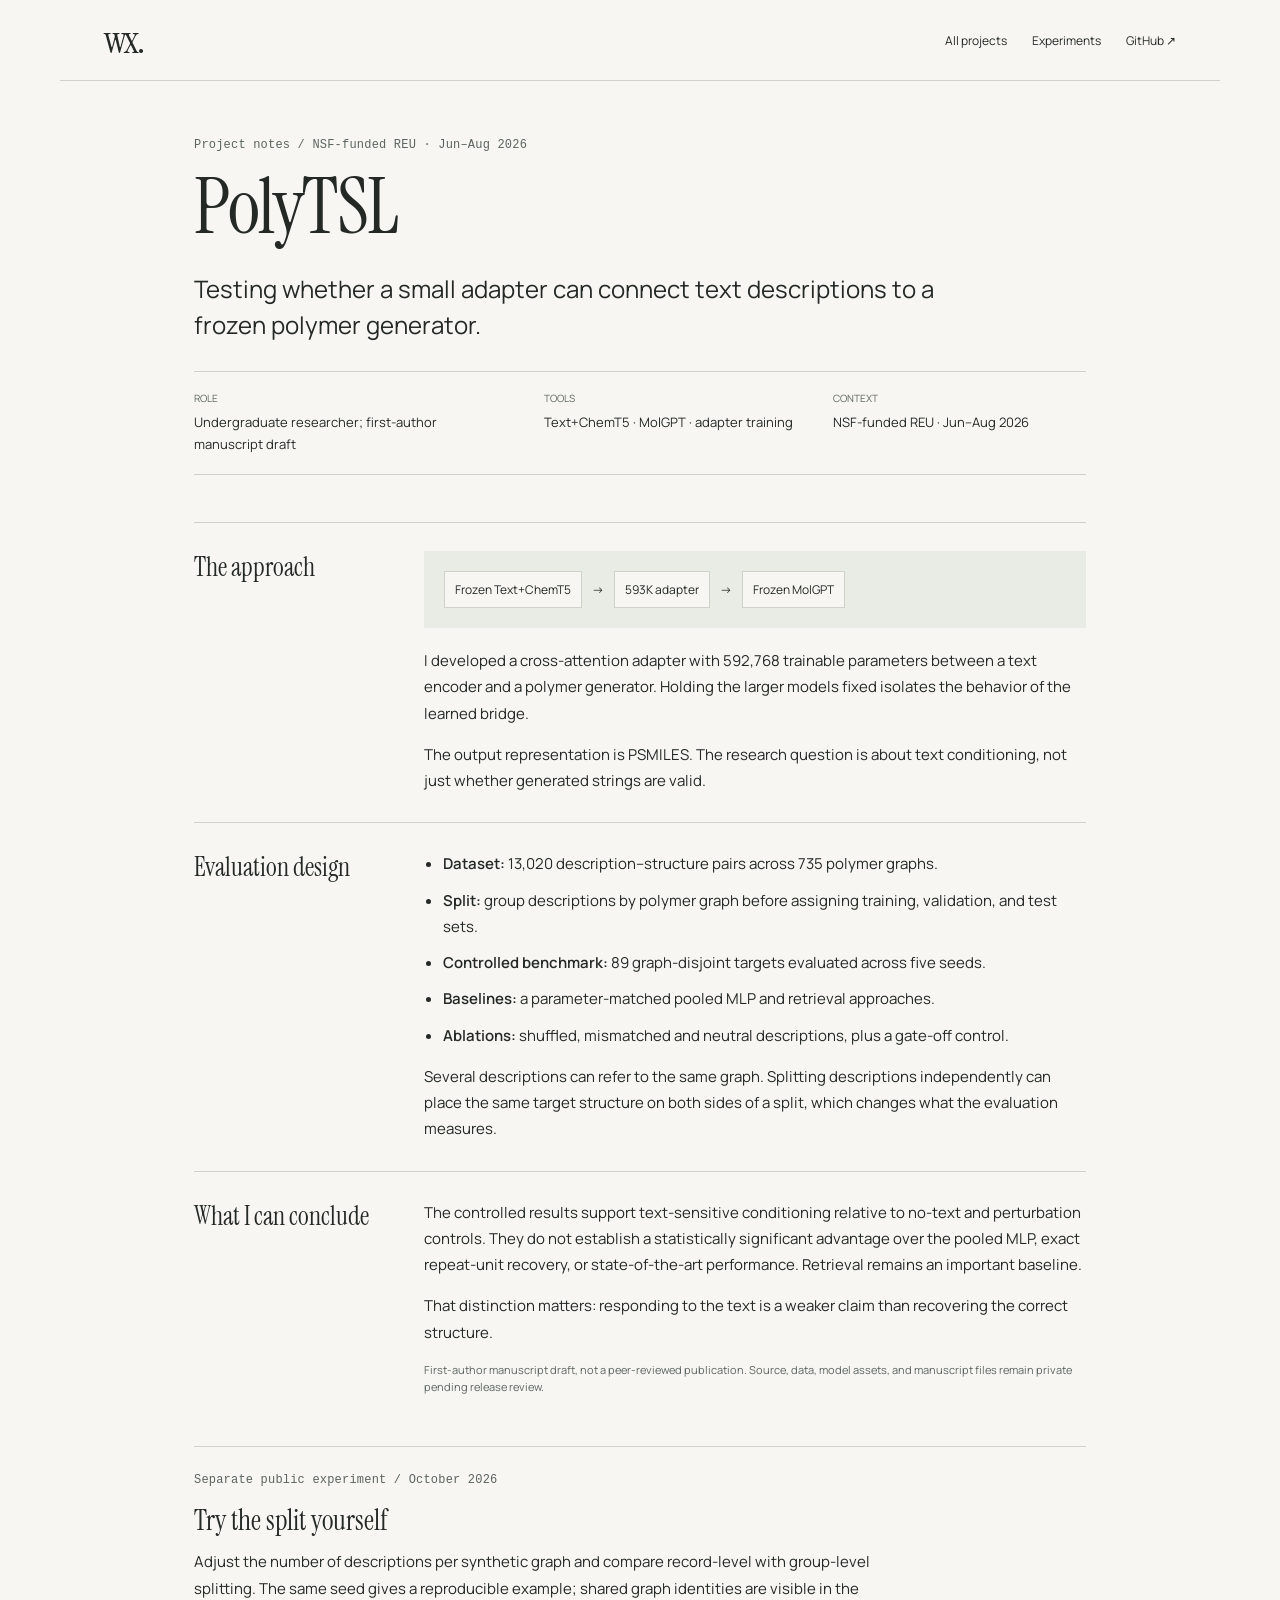
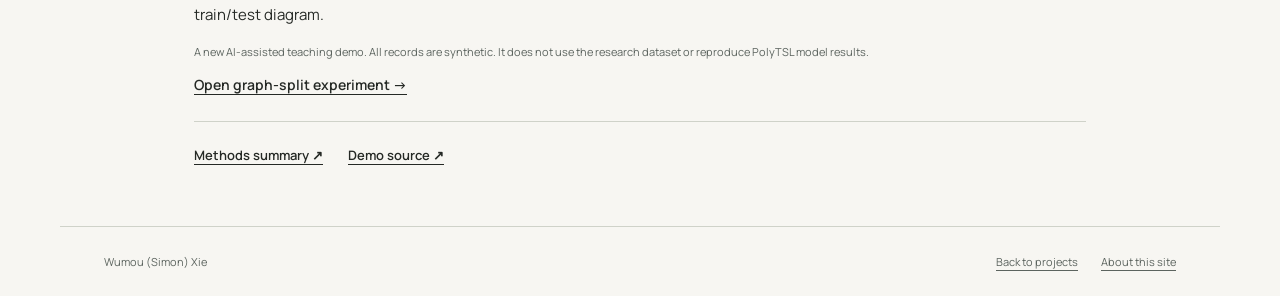
<file: site/projects/polytsl.html>
<!doctype html>
<html lang="en">
  <head>
    <meta charset="utf-8" />
    <meta name="viewport" content="width=device-width,initial-scale=1" />
    <meta
      name="description"
      content="Testing whether a small adapter can connect text descriptions to a frozen polymer generator."
    />
    <link rel="stylesheet" href="../style.css" />
    <link rel="icon" href="../assets/mark.svg" type="image/svg+xml" />
    <link
      rel="canonical"
      href="https://simonn777.github.io/Simonn777/projects/polytsl.html"
    />
    <title>PolyTSL — Wumou Xie</title>
  </head>
  <body id="top">
    <a class="skip" href="#notes">Skip to project notes</a>
    <header class="site-header wrap">
      <a class="wordmark" href="../" aria-label="Wumou Xie home">wx.</a>
      <nav aria-label="Main navigation">
        <a href="../#work">All projects</a
        ><a href="../#experiments">Experiments</a
        ><a href="https://github.com/Simonn777">GitHub ↗</a>
      </nav>
    </header>
    <main>
      <section class="case-head wrap">
        <p class="meta">Project notes / NSF-funded REU · Jun–Aug 2026</p>
        <h1>PolyTSL</h1>
        <p class="deck">
          Testing whether a small adapter can connect text descriptions to a
          frozen polymer generator.
        </p>
        <dl class="case-facts">
          <div>
            <dt>ROLE</dt>
            <dd>Undergraduate researcher; first-author manuscript draft</dd>
          </div>
          <div>
            <dt>TOOLS</dt>
            <dd>Text+ChemT5 · MolGPT · adapter training</dd>
          </div>
          <div>
            <dt>CONTEXT</dt>
            <dd>NSF-funded REU · Jun–Aug 2026</dd>
          </div>
        </dl>
      </section>
      <div class="case-content wrap" id="notes">
        <section class="case-section">
          <h2>The approach</h2>
          <div>
            <div class="technical-flow">
              <span>Frozen Text+ChemT5</span>→<span>593K adapter</span>→<span
                >Frozen MolGPT</span
              >
            </div>
            <p>
              I developed a cross-attention adapter with 592,768 trainable
              parameters between a text encoder and a polymer generator. Holding
              the larger models fixed isolates the behavior of the learned
              bridge.
            </p>
            <p>
              The output representation is PSMILES. The research question is
              about text conditioning, not just whether generated strings are
              valid.
            </p>
          </div>
        </section>
        <section class="case-section">
          <h2>Evaluation design</h2>
          <div>
            <ul>
              <li>
                <strong>Dataset:</strong> 13,020 description–structure pairs
                across 735 polymer graphs.
              </li>
              <li>
                <strong>Split:</strong> group descriptions by polymer graph
                before assigning training, validation, and test sets.
              </li>
              <li>
                <strong>Controlled benchmark:</strong> 89 graph-disjoint targets
                evaluated across five seeds.
              </li>
              <li>
                <strong>Baselines:</strong> a parameter-matched pooled MLP and
                retrieval approaches.
              </li>
              <li>
                <strong>Ablations:</strong> shuffled, mismatched and neutral
                descriptions, plus a gate-off control.
              </li>
            </ul>
            <p>
              Several descriptions can refer to the same graph. Splitting
              descriptions independently can place the same target structure on
              both sides of a split, which changes what the evaluation measures.
            </p>
          </div>
        </section>
        <section class="case-section">
          <h2>What I can conclude</h2>
          <div>
            <p>
              The controlled results support text-sensitive conditioning
              relative to no-text and perturbation controls. They do not
              establish a statistically significant advantage over the pooled
              MLP, exact repeat-unit recovery, or state-of-the-art performance.
              Retrieval remains an important baseline.
            </p>
            <p>
              That distinction matters: responding to the text is a weaker claim
              than recovering the correct structure.
            </p>
            <p class="caption">
              First-author manuscript draft, not a peer-reviewed publication.
              Source, data, model assets, and manuscript files remain private
              pending release review.
            </p>
          </div>
        </section>
        <aside class="experiment-callout">
          <p class="meta">Separate public experiment / October 2026</p>
          <h2>Try the split yourself</h2>
          <p>
            Adjust the number of descriptions per synthetic graph and compare
            record-level with group-level splitting. The same seed gives a
            reproducible example; shared graph identities are visible in the
            train/test diagram.
          </p>
          <p class="caption">
            A new AI-assisted teaching demo. All records are synthetic. It does
            not use the research dataset or reproduce PolyTSL model results.
          </p>
          <a href="../labs/graph-splits/">Open graph-split experiment →</a>
        </aside>
        <div class="link-row">
          <a
            href="https://github.com/Simonn777/Simonn777/blob/main/docs/polytsl.md"
            >Methods summary ↗</a
          ><a
            href="https://github.com/Simonn777/Simonn777/tree/main/site/labs/graph-splits"
            >Demo source ↗</a
          >
        </div>
      </div>
    </main>
    <footer class="wrap">
      <span>Wumou (Simon) Xie</span>
      <div>
        <a href="../">Back to projects</a
        ><a
          href="https://github.com/Simonn777/Simonn777/blob/main/docs/portfolio.md"
          >About this site</a
        >
      </div>
    </footer>
  </body>
</html>
</file>
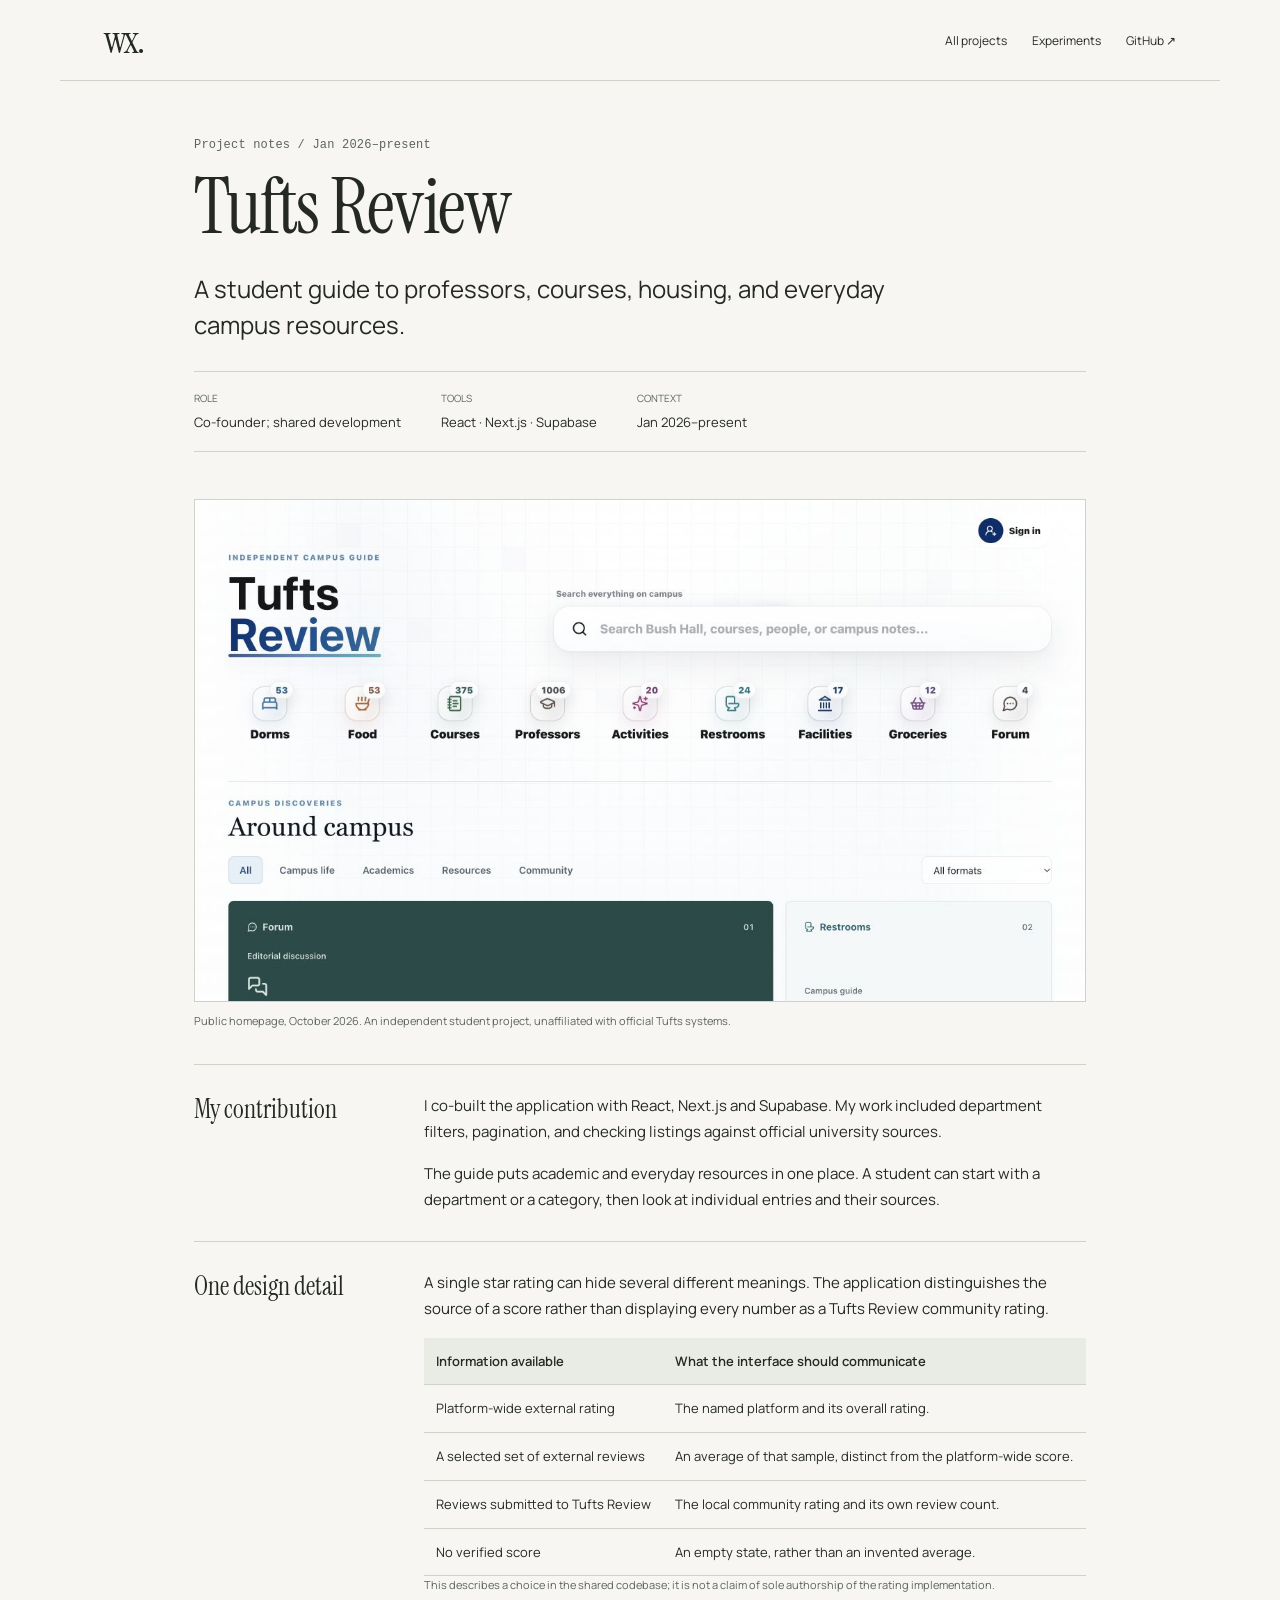
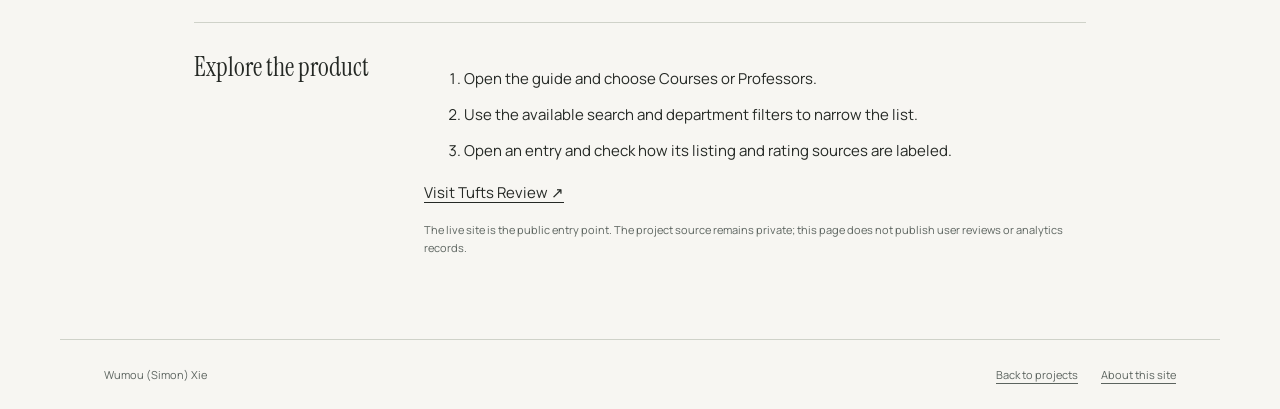
<file: site/projects/tufts-review.html>
<!doctype html>
<html lang="en">
  <head>
    <meta charset="utf-8" />
    <meta name="viewport" content="width=device-width,initial-scale=1" />
    <meta
      name="description"
      content="A student guide to professors, courses, housing, and everyday campus resources."
    />
    <link rel="stylesheet" href="../style.css" />
    <link rel="icon" href="../assets/mark.svg" type="image/svg+xml" />
    <link
      rel="canonical"
      href="https://simonn777.github.io/Simonn777/projects/tufts-review.html"
    />
    <title>Tufts Review — Wumou Xie</title>
  </head>
  <body id="top">
    <a class="skip" href="#notes">Skip to project notes</a>
    <header class="site-header wrap">
      <a class="wordmark" href="../" aria-label="Wumou Xie home">wx.</a>
      <nav aria-label="Main navigation">
        <a href="../#work">All projects</a
        ><a href="../#experiments">Experiments</a
        ><a href="https://github.com/Simonn777">GitHub ↗</a>
      </nav>
    </header>
    <main>
      <section class="case-head wrap">
        <p class="meta">Project notes / Jan 2026–present</p>
        <h1>Tufts Review</h1>
        <p class="deck">
          A student guide to professors, courses, housing, and everyday campus
          resources.
        </p>
        <dl class="case-facts">
          <div>
            <dt>ROLE</dt>
            <dd>Co-founder; shared development</dd>
          </div>
          <div>
            <dt>TOOLS</dt>
            <dd>React · Next.js · Supabase</dd>
          </div>
          <div>
            <dt>CONTEXT</dt>
            <dd>Jan 2026–present</dd>
          </div>
        </dl>
      </section>
      <div class="case-content wrap" id="notes">
        <figure>
          <a href="https://tuftsreview.org"
            ><img
              src="../assets/tufts-review.jpg"
              width="1280"
              height="720"
              alt="The live Tufts Review homepage: campus search, categories and a campus feed."
          /></a>
          <figcaption>
            Public homepage, October 2026. An independent student project,
            unaffiliated with official Tufts systems.
          </figcaption>
        </figure>
        <section class="case-section">
          <h2>My contribution</h2>
          <div>
            <p>
              I co-built the application with React, Next.js and Supabase. My
              work included department filters, pagination, and checking
              listings against official university sources.
            </p>
            <p>
              The guide puts academic and everyday resources in one place. A
              student can start with a department or a category, then look at
              individual entries and their sources.
            </p>
          </div>
        </section>
        <section class="case-section">
          <h2>One design detail</h2>
          <div>
            <p>
              A single star rating can hide several different meanings. The
              application distinguishes the source of a score rather than
              displaying every number as a Tufts Review community rating.
            </p>
            <table class="evidence-table">
              <thead>
                <tr>
                  <th scope="col">Information available</th>
                  <th scope="col">What the interface should communicate</th>
                </tr>
              </thead>
              <tbody>
                <tr>
                  <td>Platform-wide external rating</td>
                  <td>The named platform and its overall rating.</td>
                </tr>
                <tr>
                  <td>A selected set of external reviews</td>
                  <td>
                    An average of that sample, distinct from the platform-wide
                    score.
                  </td>
                </tr>
                <tr>
                  <td>Reviews submitted to Tufts Review</td>
                  <td>The local community rating and its own review count.</td>
                </tr>
                <tr>
                  <td>No verified score</td>
                  <td>An empty state, rather than an invented average.</td>
                </tr>
              </tbody>
            </table>
            <p class="caption">
              This describes a choice in the shared codebase; it is not a claim
              of sole authorship of the rating implementation.
            </p>
          </div>
        </section>
        <section class="case-section">
          <h2>Explore the product</h2>
          <div>
            <ol>
              <li>Open the guide and choose Courses or Professors.</li>
              <li>
                Use the available search and department filters to narrow the
                list.
              </li>
              <li>
                Open an entry and check how its listing and rating sources are
                labeled.
              </li>
            </ol>
            <p><a href="https://tuftsreview.org">Visit Tufts Review ↗</a></p>
            <p class="caption">
              The live site is the public entry point. The project source
              remains private; this page does not publish user reviews or
              analytics records.
            </p>
          </div>
        </section>
      </div>
    </main>
    <footer class="wrap">
      <span>Wumou (Simon) Xie</span>
      <div>
        <a href="../">Back to projects</a
        ><a
          href="https://github.com/Simonn777/Simonn777/blob/main/docs/portfolio.md"
          >About this site</a
        >
      </div>
    </footer>
  </body>
</html>
</file>
<file: site/style.css>
@font-face {
  font-family: Instrument;
  src: url("assets/instrument-serif-normal-400.ttf") format("truetype");
  font-display: swap;
  font-weight: 400;
}
@font-face {
  font-family: Manrope;
  src: url("assets/manrope-normal-400.ttf") format("truetype");
  font-display: swap;
  font-weight: 400;
}
@font-face {
  font-family: Manrope;
  src: url("assets/manrope-normal-600.ttf") format("truetype");
  font-display: swap;
  font-weight: 600;
}
:root {
  --paper: #f7f6f2;
  --ink: #252925;
  --muted: #5c645f;
  --rule: #cfd2c9;
  --accent: #9a3b26;
  --soft: #e9ece4;
  --sans: Manrope, "Trebuchet MS", sans-serif;
  --serif: Instrument, Georgia, serif;
}
* {
  box-sizing: border-box;
}
html {
  scroll-padding-top: 24px;
}
body {
  margin: 0;
  background: var(--paper);
  color: var(--ink);
  font: 15px/1.75 var(--sans);
  -webkit-font-smoothing: antialiased;
}
::selection {
  background: #dce7bb;
}
a {
  color: inherit;
  text-underline-offset: 4px;
  text-decoration-thickness: 1px;
}
a:hover {
  color: var(--accent);
}
a:focus-visible,
summary:focus-visible,
button:focus-visible {
  outline: 3px solid var(--accent);
  outline-offset: 5px;
}
h1,
h2,
h3,
p,
figure {
  margin-top: 0;
}
h1,
h2,
h3 {
  font-weight: 400;
}
img {
  display: block;
  max-width: 100%;
  height: auto;
}
.wrap {
  max-width: 1160px;
  margin-inline: auto;
  padding-inline: 44px;
}
.skip {
  position: absolute;
  top: -100px;
  left: 20px;
  padding: 10px 18px;
  background: var(--ink);
  color: white;
  z-index: 20;
}
.skip:focus {
  top: 12px;
}
.site-header {
  display: flex;
  align-items: center;
  justify-content: space-between;
  padding-block: 21px;
  border-bottom: 1px solid var(--rule);
}
.wordmark {
  font: 38px/1 var(--serif);
  letter-spacing: -2px;
  text-decoration: none;
}
nav {
  display: flex;
  gap: 25px;
  font-size: 12px;
}
nav a {
  text-decoration: none;
}
.intro {
  display: grid;
  grid-template-columns: 1.6fr 1fr;
  gap: 90px;
  padding-block: 68px 61px;
}
.meta,
.project-label,
.role,
.caption,
.project-note,
figcaption {
  font-size: 12px;
  color: var(--muted);
}
.meta {
  font-family: "SFMono-Regular", Consolas, monospace;
  letter-spacing: 0.2px;
}
.intro .meta {
  margin-bottom: 16px;
}
h1 {
  font: clamp(62px, 7vw, 86px) / 1 var(--serif);
  letter-spacing: -1.5px;
  margin: 0 0 25px;
}
.also {
  font: 13px/1.4 var(--sans);
  display: block;
  letter-spacing: 0;
  color: var(--muted);
  margin-top: 12px;
}
.bio {
  font-size: 21px;
  line-height: 1.6;
  max-width: 600px;
  margin-bottom: 18px;
}
.intro-detail {
  color: var(--muted);
  max-width: 535px;
}
.inline-links {
  display: flex;
  gap: 25px;
  margin: 22px 0 0;
  font-size: 13px;
}
.project-index {
  padding-top: 7px;
}
.project-index .meta {
  margin-bottom: 20px;
}
.project-index > a {
  display: flex;
  justify-content: space-between;
  align-items: center;
  border-top: 1px solid var(--rule);
  padding-block: 16px;
  text-decoration: none;
  gap: 15px;
}
.project-index > a span {
  font-size: 17px;
}
.project-index small {
  font-size: 11px;
  color: var(--muted);
}
.index-note {
  font-size: 12px;
  color: var(--muted);
  margin-top: 18px;
  max-width: 290px;
}
.section-bar {
  display: flex;
  align-items: baseline;
  justify-content: space-between;
  gap: 20px;
  border-top: 2px solid var(--ink);
  padding-block: 18px 8px;
}
.section-bar h2 {
  font-size: 17px;
  margin: 0;
  font-weight: 600;
}
.project {
  padding-block: 25px 37px;
  border-bottom: 1px solid var(--rule);
}
.project-label {
  display: flex;
  justify-content: space-between;
  gap: 20px;
  margin-bottom: 28px;
}
.project-label > span:first-child {
  color: var(--accent);
}
.research-grid {
  display: grid;
  grid-template-columns: 1.35fr 1fr;
  gap: 80px;
  align-items: start;
}
h3 {
  font: 43px/1.12 var(--serif);
  margin-bottom: 15px;
}
.deck {
  font-size: 21px;
  line-height: 1.5;
  max-width: 500px;
}
.research-grid p:not(.deck) {
  max-width: 560px;
}
.link-row {
  display: flex;
  flex-wrap: wrap;
  gap: 12px 25px;
  font-size: 13px;
  margin-block: 22px 4px;
}
.link-row a {
  font-weight: 600;
}
.bridge-figure {
  margin: 0;
  border-left: 1px solid var(--rule);
  padding-left: 40px;
}
.bridge-figure figcaption {
  margin-bottom: 13px;
}
.bridge {
  display: grid;
  grid-template-columns: 1fr;
  text-align: center;
  max-width: 300px;
  margin-inline: auto;
}
.bridge > div {
  padding: 12px 0;
}
.bridge small {
  display: block;
  font:
    10px/1.8 "SFMono-Regular",
    Consolas,
    monospace;
  letter-spacing: 1px;
  color: var(--muted);
}
.bridge strong {
  display: block;
  font-weight: 600;
  font-size: 19px;
}
.bridge span {
  font-size: 11px;
  color: var(--muted);
}
.bridge .trainable {
  background: var(--soft);
  border: 1px solid var(--rule);
  padding: 12px 15px;
}
.bridge .trainable strong {
  font: 38px/1.2 var(--serif);
  color: var(--accent);
}
.bridge > .connector {
  font-size: 20px;
  line-height: 1;
}
.bridge-figure > p {
  font-size: 11px;
  text-align: center;
  margin: 16px 0 0;
  color: var(--muted);
}
.project-note {
  margin: 28px 0 0;
  max-width: 900px;
  line-height: 1.6;
}
.vector {
  padding-top: 30px;
}
.vector-grid {
  display: grid;
  grid-template-columns: 1.1fr 1fr;
  gap: 50px;
  align-items: center;
}
.screen {
  margin: 0;
}
.screen a {
  display: block;
  border: 1px solid var(--rule);
}
.screen a:focus-visible,
.screen-link:focus-visible {
  outline-offset: 5px;
}
.screen img {
  width: 100%;
}
.screen figcaption {
  font-size: 11px;
  margin-top: 9px;
}
.measurement {
  display: flex;
  gap: 30px;
  border-block: 1px solid var(--rule);
  padding-block: 15px;
  margin: 24px 0 12px;
}
.measurement dt {
  font-size: 10px;
  color: var(--muted);
}
.measurement dd {
  margin: 0;
  font: 42px/1.4 var(--serif);
}
.measurement dd span {
  font-size: 22px;
}
.measurement .workload {
  font: 12px/1.9 var(--sans);
  margin-top: 8px;
}
.caption {
  font-size: 11px;
  line-height: 1.6;
}
.applications {
  display: grid;
  grid-template-columns: 1fr 1fr;
  gap: 50px;
  padding-block: 33px 48px;
}
.application + .application {
  border-left: 1px solid var(--rule);
  padding-left: 32px;
  margin-left: -17px;
}
.application .project-label {
  margin-bottom: 18px;
}
.screen-link {
  display: block;
  border: 1px solid var(--rule);
}
.screen-link img {
  width: 100%;
}
.application > .caption {
  margin-top: 8px;
}
.application h3 {
  margin-top: 24px;
}
.role {
  font-size: 11px;
  margin-bottom: 16px;
}
.application p:not(.caption):not(.role) {
  font-size: 14px;
}
.experiments {
  padding-bottom: 43px;
}
.section-intro {
  color: var(--muted);
  max-width: 700px;
  margin-block: 16px 27px;
}
.experiment-row {
  display: grid;
  grid-template-columns: 25px 1fr auto;
  gap: 20px;
  padding-block: 24px;
  border-top: 1px solid var(--rule);
  text-decoration: none;
  align-items: start;
}
.experiment-id {
  font:
    12px/2 Consolas,
    monospace;
  color: var(--accent);
}
.experiment-row h3 {
  font: 21px/1.45 var(--sans);
  margin-bottom: 6px;
}
.experiment-row p {
  font-size: 13px;
  max-width: 620px;
  margin: 0;
  color: var(--muted);
}
.experiment-open {
  font-size: 11px;
  white-space: nowrap;
  padding-top: 7px;
}
.experiments > .caption {
  margin-top: 16px;
}
.about {
  display: grid;
  grid-template-columns: 1fr 1.5fr;
  gap: 80px;
  padding-block: 32px 55px;
  border-top: 1px solid var(--rule);
}
.about h2 {
  font: 32px/1.3 var(--serif);
  max-width: 250px;
}
.about a {
  font-size: 13px;
}
.about strong {
  font-weight: 600;
}
footer {
  border-top: 1px solid var(--rule);
  padding-block: 25px;
  display: flex;
  justify-content: space-between;
  gap: 24px;
  font-size: 11px;
  color: var(--muted);
}
footer div {
  display: flex;
  gap: 23px;
}
/* Project notes share the typography, while keeping a quieter reading column. */
.case-head {
  padding-block: 54px 32px;
  max-width: 980px;
}
.case-head h1 {
  font-size: clamp(52px, 7vw, 78px);
}
.case-head .deck {
  max-width: 780px;
  font-size: 24px;
}
.case-facts {
  display: flex;
  flex-wrap: wrap;
  gap: 18px 40px;
  padding-block: 18px;
  border-block: 1px solid var(--rule);
  margin-top: 28px;
}
.case-facts div {
  max-width: 310px;
}
.case-facts dt {
  font-size: 10px;
  color: var(--muted);
}
.case-facts dd {
  font-size: 13px;
  margin: 3px 0 0;
}
.case-content {
  max-width: 980px;
  padding-bottom: 55px;
}
.case-content > figure {
  margin: 0 0 34px;
}
.case-content > figure img {
  border: 1px solid var(--rule);
  width: 100%;
}
.case-content figcaption {
  margin-top: 9px;
  font-size: 11px;
}
.case-section {
  display: grid;
  grid-template-columns: 190px 1fr;
  gap: 40px;
  border-top: 1px solid var(--rule);
  padding-block: 28px;
}
.case-section h2 {
  font: 26px/1.25 var(--serif);
}
.case-section p:last-child {
  margin-bottom: 0;
}
.case-section ul {
  padding-left: 19px;
  margin-top: 0;
}
.case-section li {
  margin-bottom: 10px;
}
.case-section strong {
  font-weight: 600;
}
.technical-flow {
  display: flex;
  flex-wrap: wrap;
  align-items: center;
  gap: 10px;
  font-size: 12px;
  background: var(--soft);
  padding: 20px;
  margin-bottom: 20px;
}
.technical-flow span {
  padding: 7px 10px;
  border: 1px solid var(--rule);
  background: var(--paper);
}
.experiment-callout {
  border-block: 1px solid var(--rule);
  padding: 23px 0;
  margin-top: 22px;
}
.experiment-callout h2 {
  font: 28px/1.3 var(--serif);
  margin-bottom: 10px;
}
.experiment-callout p {
  max-width: 720px;
}
.experiment-callout a {
  font-weight: 600;
  font-size: 14px;
}
.evidence-table {
  border-collapse: collapse;
  width: 100%;
  font-size: 13px;
}
.evidence-table th,
.evidence-table td {
  text-align: left;
  vertical-align: top;
  padding: 12px;
  border-bottom: 1px solid var(--rule);
}
.evidence-table th {
  font-weight: 600;
  background: var(--soft);
}
@media (min-width: 1350px) {
  .intro {
    padding-top: 78px;
  }
}
@media (max-width: 900px) {
  .wrap {
    padding-inline: 28px;
  }
  .intro {
    gap: 42px;
    grid-template-columns: 1.4fr 1fr;
  }
  .research-grid {
    gap: 36px;
  }
  .bridge-figure {
    padding-left: 24px;
  }
  .vector-grid {
    gap: 30px;
  }
  .applications {
    gap: 35px;
  }
  .application + .application {
    padding-left: 23px;
    margin-left: -12px;
  }
  .project-label {
    font-size: 10px;
  }
  .experiment-row {
    grid-template-columns: 20px 1fr;
  }
  .experiment-open {
    grid-column: 2;
  }
  .about {
    gap: 35px;
  }
  .case-section {
    grid-template-columns: 155px 1fr;
    gap: 28px;
  }
}
@media (max-width: 620px) {
  .wrap {
    padding-inline: 21px;
  }
  .site-header {
    padding-block: 17px;
  }
  nav {
    gap: 16px;
    font-size: 11px;
  }
  .wordmark {
    font-size: 31px;
  }
  .intro {
    grid-template-columns: 1fr;
    gap: 28px;
    padding-block: 38px 32px;
  }
  h1 {
    font-size: 67px;
  }
  .bio {
    font-size: 20px;
  }
  .intro-detail {
    font-size: 14px;
  }
  .project-index {
    padding-top: 0;
  }
  .project-index > a {
    padding-block: 11px;
  }
  .project-index > a span {
    font-size: 15px;
  }
  .project-index .meta {
    margin-bottom: 13px;
  }
  .index-note {
    max-width: none;
    font-size: 11px;
  }
  .section-bar .meta {
    font-size: 10px;
  }
  .research-grid,
  .vector-grid,
  .applications,
  .about {
    grid-template-columns: 1fr;
    gap: 27px;
  }
  .project-label {
    gap: 12px;
    margin-bottom: 20px;
    font-size: 10px;
  }
  .project h3,
  .application h3 {
    font-size: 39px;
  }
  .deck {
    font-size: 20px;
  }
  .bridge-figure {
    border-left: 0;
    border-top: 1px solid var(--rule);
    padding: 22px 0 0;
  }
  .bridge {
    max-width: 300px;
  }
  .vector-grid .screen {
    order: 2;
  }
  .vector-grid .screen img {
    max-height: 360px;
    object-fit: cover;
    object-position: top;
  }
  .measurement {
    gap: 25px;
  }
  .applications {
    padding-block: 28px 35px;
  }
  .application + .application {
    border-left: 0;
    border-top: 1px solid var(--rule);
    padding: 28px 0 0;
    margin: 0;
  }
  .application h3 {
    margin-top: 19px;
  }
  .application .project-label {
    font-size: 11px;
  }
  .experiment-row {
    gap: 13px;
  }
  .experiment-row h3 {
    font-size: 18px;
  }
  .experiment-open {
    padding-top: 0;
  }
  .about {
    gap: 7px;
    padding-block: 26px 35px;
  }
  .about h2 {
    max-width: none;
  }
  .section-bar h2 {
    font-size: 16px;
  }
  footer {
    flex-direction: column;
    gap: 12px;
  }
  footer div {
    flex-wrap: wrap;
    gap: 20px;
  }
  .case-head {
    padding-top: 34px;
  }
  .case-head .deck {
    font-size: 22px;
  }
  .case-section {
    grid-template-columns: 1fr;
    gap: 0;
    padding-block: 23px;
  }
  .case-section h2 {
    margin-bottom: 16px;
  }
  .case-facts {
    gap: 14px 25px;
  }
  .case-content {
    padding-bottom: 32px;
  }
  .evidence-table {
    font-size: 12px;
  }
  .evidence-table th,
  .evidence-table td {
    padding: 8px;
  }
}
@media (prefers-reduced-motion: reduce) {
  *,
  *::before,
  *::after {
    scroll-behavior: auto !important;
  }
}
</file>
<file: site/labs/graph-splits/style.css>
:root {
  --paper: #f5f3ec;
  --ink: #233330;
  --muted: #5e6864;
  --line: #cdd2c8;
  --train: #1d6662;
  --test: #a14920;
  --white: #fffef9;
  font:
    16px/1.6 system-ui,
    -apple-system,
    BlinkMacSystemFont,
    "Segoe UI",
    sans-serif;
  color: var(--ink);
  background: var(--paper);
}
* {
  box-sizing: border-box;
}
body {
  margin: 0;
}
.wrap {
  width: min(1260px, 100%);
  margin: auto;
  padding-inline: 36px;
}
a {
  color: inherit;
  text-underline-offset: 4px;
}
a:hover {
  color: var(--test);
}
a:focus-visible,
button:focus-visible,
input:focus-visible,
summary:focus-visible {
  outline: 3px solid #345abb;
  outline-offset: 5px;
}
.skip {
  position: absolute;
  top: -100px;
  left: 18px;
  padding: 10px 16px;
  background: var(--ink);
  color: white;
  z-index: 3;
}
.skip:focus {
  top: 10px;
}
header {
  display: flex;
  justify-content: space-between;
  gap: 16px;
  padding-block: 24px;
  border-bottom: 1px solid var(--line);
  font-size: 0.85rem;
}
header span {
  color: var(--muted);
}
.intro {
  max-width: 880px;
  padding-block: 44px 24px;
}
.eyebrow {
  font:
    600 0.73rem/1.5 ui-monospace,
    monospace;
  letter-spacing: 0.08em;
  text-transform: uppercase;
  margin: 0 0 12px;
  color: var(--muted);
}
h1 {
  font:
    400 clamp(2.5rem, 6vw, 4.6rem) / 1.06 Georgia,
    serif;
  letter-spacing: -0.035em;
  margin: 0 0 24px;
}
h2 {
  font-size: 1.25rem;
  line-height: 1.3;
  margin: 0 0 12px;
}
h3 {
  font:
    650 1rem/1.4 ui-monospace,
    monospace;
  margin: 0;
}
.lead {
  max-width: 760px;
  font-size: 1.15rem;
}
.disclosure {
  border-left: 3px solid var(--test);
  padding-left: 16px;
  font-size: 0.9rem;
  color: var(--muted);
}
.controls {
  padding: 24px;
  background: var(--white);
  border: 1px solid var(--line);
}
.controls > p {
  font-size: 0.88rem;
  color: var(--muted);
  margin: 0 0 18px;
}
fieldset {
  border: 0;
  margin: 0;
  padding: 0;
  display: grid;
  grid-template-columns: 1.2fr 1fr auto;
  gap: 32px;
  align-items: center;
}
fieldset:disabled {
  opacity: 0.5;
}
.control {
  display: grid;
  gap: 8px;
}
label {
  font-size: 0.9rem;
  font-weight: 650;
}
output {
  display: inline-grid;
  place-content: center;
  width: 28px;
  height: 28px;
  background: var(--paper);
  border: 1px solid var(--line);
  margin-left: 8px;
}
input[type="range"] {
  width: 100%;
  accent-color: var(--train);
  min-height: 28px;
}
input[type="number"] {
  font: inherit;
  padding: 7px 10px;
  width: 100%;
  border: 1px solid var(--line);
  background: white;
  color: var(--ink);
  border-radius: 0;
}
small {
  color: var(--muted);
  font-size: 0.75rem;
  line-height: 1.45;
}
button {
  border: 0;
  background: var(--ink);
  color: white;
  font:
    650 0.9rem/1.4 system-ui,
    sans-serif;
  cursor: pointer;
  padding: 13px 20px;
  min-height: 44px;
}
button:hover {
  background: var(--train);
}
.controls .status {
  border-top: 1px solid var(--line);
  padding-top: 14px;
  margin: 20px 0 0;
  font-size: 0.8rem;
}
#error {
  color: #9a2d13;
  margin-bottom: 0;
}
.legend {
  display: flex;
  flex-wrap: wrap;
  align-items: center;
  gap: 18px;
  padding: 24px 0 16px;
  font-size: 0.8rem;
  color: var(--muted);
}
.legend > span {
  display: flex;
  gap: 8px;
  align-items: center;
}
.marker {
  width: 25px;
  height: 25px;
  border-radius: 3px;
  display: inline-grid;
  place-content: center;
  font:
    650 0.64rem/1 ui-monospace,
    monospace;
  flex: none;
}
.train {
  background: #d9ebe5;
  color: #174d49;
  border: 1px solid #87ada5;
}
.test {
  background: #f8e3d1;
  color: #793611;
  border: 1px solid #c29170;
}
.comparison {
  display: grid;
  grid-template-columns: 1fr 1fr;
  gap: 24px;
}
.panel {
  border: 1px solid var(--line);
  padding: 24px;
  background: var(--white);
}
.panel-head {
  min-height: 133px;
}
.panel-head > p:last-child {
  font-size: 0.88rem;
  color: var(--muted);
  margin-bottom: 18px;
}
.metrics {
  display: grid;
  grid-template-columns: 1fr 1fr 1.45fr;
  gap: 12px;
  margin: 0;
  padding: 16px 0;
  border-block: 1px solid var(--line);
}
dt {
  font-size: 0.69rem;
  color: var(--muted);
}
dd {
  font:
    400 1.8rem/1.2 Georgia,
    serif;
  margin: 7px 0 0;
}
.detail {
  font-size: 0.76rem;
  line-height: 1.5;
  min-height: 2.3em;
  margin: 14px 0;
  color: var(--muted);
}
.cards {
  display: grid;
  grid-template-columns: 1fr 1fr;
  gap: 12px;
}
.graph-card {
  border: 1px solid var(--line);
  padding: 10px 12px;
  background: var(--paper);
  min-width: 0;
}
.graph-card.shared {
  border-left: 3px solid var(--test);
  padding-left: 10px;
}
.graph-heading {
  display: flex;
  align-items: center;
  justify-content: space-between;
  gap: 10px;
}
.graph-heading svg {
  width: 72px;
  height: 54px;
  overflow: visible;
}
.graph-heading svg line {
  stroke: #8eaaa0;
  stroke-width: 1.3;
}
.graph-heading svg circle {
  fill: var(--ink);
}
.graph-meta {
  font-size: 0.68rem;
  color: var(--muted);
  margin: 2px 0 9px;
}
.markers {
  list-style: none;
  padding: 0;
  margin: 0;
  display: flex;
  gap: 5px;
  flex-wrap: wrap;
}
.assignment {
  font-size: 0.64rem;
  line-height: 1.5;
  color: var(--muted);
  margin: 9px 0 0;
}
.explanation {
  padding: 40px 0 25px;
  max-width: 850px;
}
.explanation p {
  font-size: 0.93rem;
}
.table-scroll {
  overflow-x: auto;
}
table {
  border-collapse: collapse;
  width: 100%;
  font-size: 0.8rem;
  text-align: left;
}
caption {
  text-align: left;
  color: var(--muted);
  padding: 12px 0;
  font-size: 0.75rem;
}
th,
td {
  border-bottom: 1px solid var(--line);
  padding: 10px 12px;
  vertical-align: top;
}
th:first-child,
td:first-child {
  padding-left: 0;
}
thead th {
  font-size: 0.7rem;
}
.dataset {
  border-block: 1px solid var(--line);
  padding: 20px 0;
}
.dataset summary {
  cursor: pointer;
  font-weight: 650;
  padding: 3px 0;
}
.dataset > p {
  font-size: 0.9rem;
}
.dataset td:nth-child(2) {
  white-space: nowrap;
}
.dataset th[scope="row"] {
  font-family: ui-monospace, monospace;
  white-space: nowrap;
}
footer {
  padding: 28px 0 35px;
  font-size: 0.8rem;
  color: var(--muted);
}
footer > p {
  max-width: 780px;
}
footer nav {
  display: flex;
  flex-wrap: wrap;
  gap: 12px 24px;
}
.visually-hidden {
  position: absolute;
  width: 1px;
  height: 1px;
  padding: 0;
  margin: -1px;
  overflow: hidden;
  clip: rect(0, 0, 0, 0);
  white-space: nowrap;
  border: 0;
}
@media (max-width: 800px) {
  .wrap {
    padding-inline: 22px;
  }
  .comparison {
    grid-template-columns: 1fr;
  }
  .panel-head {
    min-height: 0;
  }
  fieldset {
    grid-template-columns: 1fr 1fr;
    gap: 20px;
  }
  fieldset > button {
    justify-self: start;
  }
  .intro {
    padding-top: 32px;
  }
  .detail {
    min-height: 0;
  }
}
@media (max-width: 440px) {
  header {
    font-size: 0.75rem;
  }
  .wrap {
    padding-inline: 16px;
  }
  .controls,
  .panel {
    padding: 18px;
  }
  fieldset {
    grid-template-columns: 1fr;
  }
  .cards {
    gap: 8px;
  }
  .graph-card {
    padding: 9px;
  }
  .graph-card.shared {
    padding-left: 7px;
  }
  .graph-heading {
    gap: 2px;
  }
  .graph-heading svg {
    width: 55px;
    height: 45px;
  }
  .marker {
    width: 24px;
    height: 24px;
  }
  .markers {
    gap: 4px;
  }
  dt {
    font-size: 0.64rem;
  }
  .metrics {
    gap: 8px;
  }
  dd {
    font-size: 1.6rem;
  }
  .assignment {
    font-size: 0.62rem;
  }
  h1 {
    font-size: 2.7rem;
  }
}
</file>
<file: site/labs/order-events/style.css>
@font-face {
  font-family: Manrope;
  src: url("../../assets/manrope-normal-400.ttf") format("truetype");
  font-weight: 400;
  font-display: swap;
}
@font-face {
  font-family: Manrope;
  src: url("../../assets/manrope-normal-600.ttf") format("truetype");
  font-weight: 600;
  font-display: swap;
}
@font-face {
  font-family: Instrument;
  src: url("../../assets/instrument-serif-normal-400.ttf") format("truetype");
  font-weight: 400;
  font-display: swap;
}
@font-face {
  font-family: Instrument;
  src: url("../../assets/instrument-serif-italic-400.ttf") format("truetype");
  font-style: italic;
  font-weight: 400;
  font-display: swap;
}
:root {
  --paper: #f5f3ec;
  --surface: #fffef9;
  --ink: #202d2b;
  --muted: #59665f;
  --line: #c8cec3;
  --accent: #963a26;
  --green: #305e43;
  --soft: #e5ebdf;
  --mono: "SFMono-Regular", Consolas, "Liberation Mono", monospace;
  --sans: Manrope, "Trebuchet MS", sans-serif;
  --serif: Instrument, Georgia, serif;
}
* {
  box-sizing: border-box;
}
html {
  scroll-behavior: smooth;
  scroll-padding-top: 24px;
}
body {
  margin: 0;
  background: var(--paper);
  color: var(--ink);
  font-family: var(--sans);
  font-size: 14px;
  line-height: 1.65;
}
a {
  color: inherit;
  text-underline-offset: 4px;
}
a:hover {
  color: var(--accent);
}
button,
select,
textarea {
  font: inherit;
}
button,
a,
summary,
select,
textarea {
  -webkit-tap-highlight-color: transparent;
}
button {
  cursor: pointer;
}
button:disabled {
  cursor: default;
  opacity: 0.46;
}
button:focus-visible,
a:focus-visible,
summary:focus-visible,
select:focus-visible,
textarea:focus-visible,
.journal-list:focus-visible {
  outline: 3px solid var(--accent);
  outline-offset: 4px;
}
.wrap {
  max-width: 1280px;
  padding-inline: 48px;
  margin-inline: auto;
}
.skip {
  position: absolute;
  left: 16px;
  top: -100px;
  z-index: 5;
  background: var(--ink);
  color: white;
  padding: 12px;
}
.skip:focus {
  top: 12px;
}
.page-header {
  display: flex;
  align-items: center;
  justify-content: space-between;
  padding-block: 22px;
  border-bottom: 1px solid var(--line);
  gap: 20px;
}
.page-header > a:last-child {
  font-size: 12px;
}
.home {
  font-family: var(--serif);
  font-size: 34px;
  text-decoration: none;
  display: flex;
  align-items: center;
  gap: 16px;
}
.home span {
  font-family: var(--sans);
  font-size: 12px;
  font-weight: 600;
}
.intro {
  padding-block: 58px 35px;
}
.eyebrow {
  text-transform: uppercase;
  letter-spacing: 1.7px;
  font-size: 12px;
  font-weight: 600;
  margin: 0 0 12px;
}
h1,
h2,
p {
  margin-top: 0;
}
h1 {
  font-family: var(--serif);
  font-weight: 400;
  font-size: clamp(54px, 6.3vw, 82px);
  letter-spacing: -1.7px;
  line-height: 1.06;
  margin-bottom: 22px;
}
em {
  color: var(--accent);
  font-weight: 400;
}
.deck {
  max-width: 720px;
  color: var(--muted);
  font-size: 16px;
  line-height: 1.8;
  margin-bottom: 24px;
}
.disclosure {
  display: flex;
  align-items: flex-start;
  gap: 11px;
}
.disclosure p {
  font-size: 11px;
  line-height: 1.8;
  color: var(--muted);
  margin: 0;
}
.dot {
  width: 6px;
  height: 6px;
  border-radius: 50%;
  background: var(--accent);
  margin-top: 7px;
  flex-shrink: 0;
}
.lab {
  padding-top: 5px;
}
.scenario-bar {
  border-top: 1px solid var(--ink);
  padding-top: 21px;
  display: flex;
  gap: 16px;
  align-items: end;
}
.scenario-input {
  min-width: 0;
  flex: 1;
  max-width: 620px;
}
.scenario-input label {
  display: block;
  font-size: 11px;
  letter-spacing: 0.8px;
  margin-bottom: 9px;
  font-weight: 600;
}
select {
  background: var(--surface);
  width: 100%;
  border: 1px solid var(--line);
  border-radius: 0;
  padding: 13px 36px 13px 15px;
  color: var(--ink);
  min-height: 48px;
}
.scenario-note {
  font-size: 12px;
  max-width: 850px;
  color: var(--muted);
  margin: 13px 0 25px;
  min-height: 20px;
}
.lab-grid {
  display: grid;
  grid-template-columns: 1fr 1fr;
  gap: 22px;
}
.panel {
  border: 1px solid var(--line);
  background: var(--surface);
  padding: 25px;
}
.panel-head {
  display: flex;
  justify-content: space-between;
  align-items: center;
  gap: 20px;
  margin-bottom: 22px;
}
.panel h2,
.journal h2,
.checks h2 {
  font-size: 18px;
  font-weight: 600;
  line-height: 1.4;
  margin: 0;
}
.mono,
code {
  font-family: var(--mono);
}
.mono {
  font-size: 10px;
  color: var(--muted);
}
.event-queue {
  list-style: none;
  margin: 0 0 23px;
  padding: 0;
}
.event {
  display: grid;
  grid-template-columns: 26px minmax(0, 1fr) auto;
  gap: 12px;
  border-top: 1px solid var(--line);
  padding: 15px 3px;
  align-items: center;
}
.event:last-child {
  border-bottom: 1px solid var(--line);
}
.event.current {
  background: var(--soft);
  margin-inline: -10px;
  padding-inline: 13px;
}
.event-number {
  font-family: var(--mono);
  font-size: 10px;
  color: var(--muted);
}
.event-body {
  min-width: 0;
}
.event-body strong {
  font-size: 12px;
  font-weight: 600;
  display: block;
  overflow-wrap: anywhere;
}
.event-body code {
  display: block;
  color: var(--muted);
  font-size: 12px;
  margin-top: 4px;
  overflow-wrap: anywhere;
}
.event-mark {
  font-size: 11px;
  color: var(--muted);
}
.event.delivered .event-number {
  color: var(--green);
}
.event.delivered .event-number::after {
  content: " ✓";
}
.controls {
  display: flex;
  flex-wrap: wrap;
  gap: 12px;
}
.primary,
.quiet-button {
  min-height: 43px;
  padding: 11px 15px;
  border-radius: 0;
  border: 1px solid var(--ink);
  font-size: 11px;
  font-weight: 600;
}
.primary {
  color: var(--surface);
  background: var(--ink);
  display: inline-flex;
  gap: 30px;
  justify-content: space-between;
}
.primary:hover:not(:disabled) {
  background: var(--accent);
  border-color: var(--accent);
}
.quiet-button {
  background: transparent;
  color: var(--ink);
  border-color: var(--line);
}
.quiet-button:hover:not(:disabled) {
  border-color: var(--ink);
}
.text-button {
  border: 0;
  background: none;
  text-decoration: underline;
  text-underline-offset: 4px;
  color: var(--muted);
  font-size: 11px;
  padding: 8px 0;
}
.custom {
  margin-top: 22px;
  border-top: 1px solid var(--line);
  padding-top: 15px;
}
.custom summary {
  font-size: 11px;
  cursor: pointer;
  font-weight: 600;
}
.custom label {
  font-size: 11px;
  display: block;
  margin: 16px 0 7px;
}
.custom textarea {
  width: 100%;
  resize: vertical;
  min-height: 150px;
  background: var(--paper);
  color: var(--ink);
  border: 1px solid var(--line);
  padding: 12px;
  font: 12px/1.75 var(--mono);
  margin-bottom: 10px;
}
.custom p {
  font-size: 12px;
  color: var(--muted);
  margin: 12px 0 0;
  overflow-wrap: anywhere;
}
.order-main {
  display: flex;
  flex-direction: column;
  border-top: 1px solid var(--line);
  padding: 20px 0 24px;
}
.order-main > .eyebrow {
  margin-bottom: 5px;
  color: var(--muted);
}
#order-status {
  font: 400 clamp(32px, 3.4vw, 46px) / 1.2 var(--serif);
  letter-spacing: -0.5px;
}
#order-status[data-state="cancelled"] {
  color: var(--accent);
}
.order-amount {
  font-size: 12px;
  margin-top: 11px;
}
.order-amount > span {
  color: var(--muted);
  font-size: 12px;
}
.state-flow {
  display: flex;
  gap: 5px;
  flex-wrap: wrap;
  list-style: none;
  margin: 0;
  padding: 0;
}
.state-flow li {
  font-size: 11px;
  border: 1px solid var(--line);
  padding: 7px 9px;
  color: var(--muted);
}
.state-flow li.active {
  background: var(--ink);
  border-color: var(--ink);
  color: var(--surface);
}
.state-note {
  font-size: 12px;
  color: var(--muted);
  margin: 12px 0 20px;
  min-height: 37px;
}
.counters {
  display: grid;
  grid-template-columns: 1fr 1.35fr 1fr;
  border-top: 1px solid var(--line);
  border-bottom: 1px solid var(--line);
  padding-block: 16px;
  gap: 10px;
}
.counters strong {
  display: block;
  font: 400 30px/1.2 var(--serif);
}
.counters span {
  display: block;
  font-size: 11px;
  color: var(--muted);
  margin-top: 6px;
}
.pending {
  margin-top: 20px;
}
.pending > .eyebrow {
  color: var(--muted);
  font-size: 11px;
}
.pending p {
  font: 12px/1.75 var(--mono);
  margin: 5px 0 0;
  overflow-wrap: anywhere;
}
.worker {
  margin-top: 22px;
  background: var(--soft);
  display: grid;
  grid-template-columns: 1fr 1fr;
  gap: 42px;
  align-items: center;
}
.worker-copy > .eyebrow {
  color: var(--muted);
}
.worker h2 {
  font-family: var(--serif);
  font-size: 34px;
  font-weight: 400;
  margin-bottom: 10px;
}
.worker-copy > p {
  font-size: 12px;
  color: var(--muted);
  max-width: 450px;
  margin-bottom: 18px;
}
.outbox-record {
  border-left: 1px solid #b5c1ad;
  padding-left: 34px;
  min-width: 0;
}
.outbox-heading {
  display: flex;
  justify-content: space-between;
  align-items: start;
  gap: 12px;
}
.outbox-heading > .eyebrow {
  font-size: 11px;
  margin-bottom: 14px;
  max-width: 170px;
}
.outbox-heading > strong {
  font-size: 12px;
  font-weight: 600;
  color: var(--muted);
}
.outbox-heading > strong[data-status="acknowledged"] {
  color: var(--green);
}
#outbox-key {
  font-size: 12px;
  overflow-wrap: anywhere;
}
.outbox-metrics {
  display: grid;
  grid-template-columns: 1fr 1fr;
  gap: 20px;
  margin-top: 20px;
}
.outbox-metrics strong {
  display: block;
  font: 400 37px/1.15 var(--serif);
}
.outbox-metrics span {
  font-size: 12px;
  color: var(--muted);
}
#worker-note {
  font-size: 12px;
  color: var(--muted);
  margin: 15px 0 0;
  min-height: 32px;
}
.announcement {
  border-bottom: 1px solid var(--line);
  padding: 17px 0;
  margin: 0;
  font-size: 12px;
  color: var(--green);
  min-height: 54px;
}
.record-grid {
  display: grid;
  grid-template-columns: 1.75fr 1fr;
  gap: 40px;
  margin-top: 28px;
}
.journal > .panel-head {
  margin-bottom: 10px;
}
.journal-list {
  padding: 0;
  list-style: none;
  margin: 0;
  max-height: 460px;
  overflow: auto;
  scrollbar-gutter: stable;
  padding-right: 8px;
}
.empty {
  color: var(--muted);
  font-size: 12px;
  line-height: 1.8;
  padding: 15px 0;
}
.journal-entry {
  border-top: 1px solid var(--line);
  padding: 15px 0;
}
.journal-top {
  display: grid;
  grid-template-columns: 22px minmax(0, 1fr) auto;
  gap: 10px;
  align-items: baseline;
}
.journal-number {
  font: 10px var(--mono);
  color: var(--muted);
}
.journal-top > strong {
  font-size: 12px;
  font-weight: 600;
}
.kind {
  font-size: 10px;
  text-transform: uppercase;
  letter-spacing: 0.65px;
  color: var(--muted);
}
.journal-entry.rejected .kind,
.journal-entry.retry .kind {
  color: var(--accent);
}
.journal-entry.accepted .kind,
.journal-entry.dispatched .kind {
  color: var(--green);
}
.journal-id {
  font-size: 12px;
  color: var(--muted);
  display: block;
  margin: 6px 0 0 32px;
  overflow-wrap: anywhere;
}
.journal-entry p {
  font-size: 12px;
  color: var(--muted);
  margin: 7px 0 0 32px;
  line-height: 1.8;
}
.checks {
  background: var(--soft);
  padding: 23px;
  align-self: start;
}
.checks > .eyebrow {
  font-size: 11px;
  color: var(--muted);
}
.checks h2 {
  font-family: var(--serif);
  font-size: 27px;
  font-weight: 400;
  margin-bottom: 20px;
}
#checks {
  list-style: none;
  padding: 0;
  margin: 0;
}
#checks li {
  display: flex;
  gap: 10px;
  margin-block: 12px;
  font-size: 12px;
}
.check-mark {
  font-family: var(--mono);
  color: var(--green);
}
#checks .fail .check-mark {
  color: var(--accent);
}
.checks > p {
  font-size: 12px;
  line-height: 1.8;
  color: var(--muted);
  border-top: 1px solid #b5c1ad;
  margin: 20px 0 0;
  padding-top: 15px;
}
.notes {
  display: grid;
  grid-template-columns: 1fr 1.8fr;
  gap: 80px;
  padding-top: 60px;
  padding-bottom: 45px;
}
.notes h2 {
  font: 400 42px/1.15 var(--serif);
  letter-spacing: -0.5px;
}
.limits {
  border-top: 1px solid var(--ink);
  padding-top: 20px;
}
.limits p {
  font-size: 12px;
  color: var(--muted);
  margin-bottom: 16px;
  line-height: 1.85;
}
.limits strong {
  color: var(--ink);
  font-weight: 600;
}
footer {
  display: flex;
  justify-content: space-between;
  align-items: center;
  gap: 20px;
  padding-block: 23px;
  border-top: 1px solid var(--line);
  font-size: 10px;
  color: var(--muted);
}
@media (max-width: 1000px) {
  .wrap {
    padding-inline: 32px;
  }
  .panel {
    padding: 20px;
  }
  .worker {
    gap: 26px;
  }
  .outbox-record {
    padding-left: 25px;
  }
  .record-grid {
    gap: 25px;
  }
  .notes {
    gap: 45px;
  }
  .event {
    gap: 8px;
  }
  .event-mark {
    font-size: 11px;
  }
}
@media (max-width: 760px) {
  .wrap {
    padding-inline: 23px;
  }
  .page-header {
    padding-block: 16px;
  }
  .home {
    font-size: 30px;
    gap: 10px;
  }
  .home span {
    font-size: 12px;
  }
  .page-header > a:last-child {
    font-size: 12px;
  }
  .intro {
    padding-block: 40px 28px;
  }
  h1 {
    font-size: 58px;
  }
  .deck {
    font-size: 14px;
  }
  .lab-grid,
  .worker,
  .record-grid,
  .notes {
    grid-template-columns: 1fr;
  }
  .lab-grid {
    gap: 16px;
  }
  .worker {
    gap: 25px;
  }
  .outbox-record {
    border-left: 0;
    border-top: 1px solid #b5c1ad;
    padding: 22px 0 0;
  }
  .order-main {
    padding-bottom: 19px;
  }
  #order-status {
    font-size: 40px;
  }
  .state-note {
    min-height: 0;
  }
  .scenario-input label {
    font-size: 12px;
  }
  .scenario-bar {
    gap: 12px;
  }
  .scenario-bar > .quiet-button {
    max-width: 100px;
    flex-shrink: 0;
    min-height: 48px;
    padding-inline: 10px;
  }
  .scenario-note {
    font-size: 12px;
  }
  .panel-head {
    gap: 10px;
  }
  .panel h2,
  .journal h2 {
    font-size: 17px;
  }
  .mono {
    font-size: 10px;
  }
  .record-grid {
    margin-top: 22px;
  }
  .checks {
    margin-top: 5px;
  }
  .notes {
    gap: 14px;
    padding-top: 42px;
    padding-bottom: 28px;
  }
  .notes h2 {
    font-size: 38px;
  }
  footer {
    align-items: start;
    flex-direction: column;
    gap: 13px;
  }
  .journal-list {
    max-height: 420px;
  }
  .event-body strong {
    font-size: 12px;
  }
  .event-mark {
    font-size: 11px;
  }
}
@media (max-width: 380px) {
  .wrap {
    padding-inline: 16px;
  }
  h1 {
    font-size: 51px;
  }
  .panel {
    padding: 17px;
  }
  .home span {
    max-width: 120px;
    font-size: 10px;
  }
  .event {
    grid-template-columns: 22px minmax(0, 1fr) auto;
    gap: 7px;
  }
  .event-body strong {
    font-size: 12px;
  }
  .mono {
    font-size: 10px;
  }
  .scenario-bar {
    align-items: stretch;
  }
  .scenario-bar > .quiet-button {
    align-self: end;
  }
  .controls {
    gap: 9px;
  }
  .primary,
  .quiet-button {
    font-size: 12px;
    padding-inline: 12px;
  }
  .journal-top {
    grid-template-columns: 20px minmax(0, 1fr);
  }
  .kind {
    grid-column: 2;
  }
  .counters span {
    font-size: 11px;
  }
}
@media (prefers-reduced-motion: reduce) {
  html {
    scroll-behavior: auto;
  }
}
</file>
